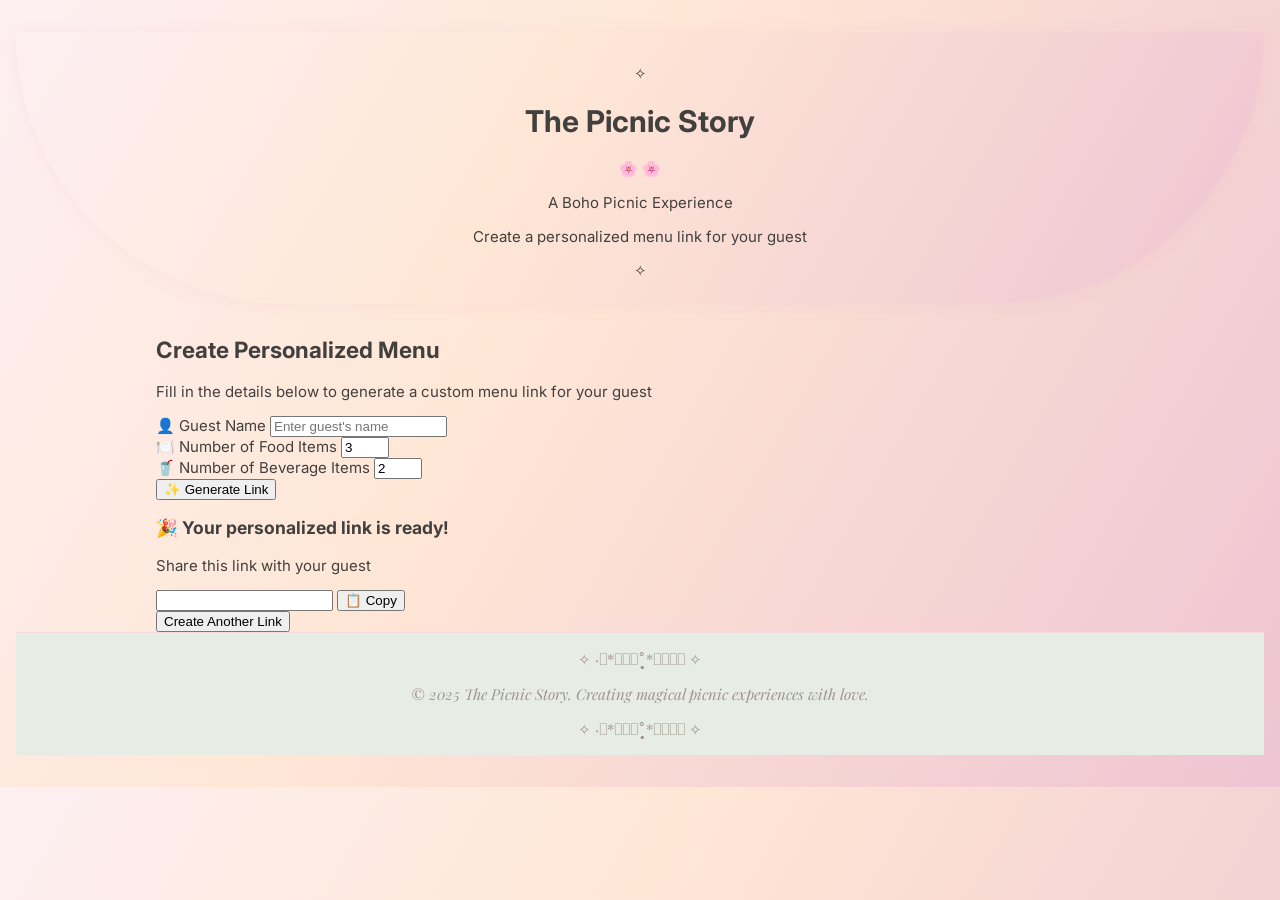
<file: index.html>
<!DOCTYPE html>
<html lang="en">
<head>
    <meta charset="UTF-8">
    <meta name="viewport" content="width=device-width, initial-scale=1.0">
    <title>The Picnic Story - A Boho Picnic Experience</title>
    <link rel="stylesheet" href="css/style.css">
    <link href="https://fonts.googleapis.com/css2?family=Playfair+Display:wght@400;500;600;700&family=Inter:wght@300;400;500;600&display=swap" rel="stylesheet">
</head>
<body>
    <!-- Decorative Elements -->
    <div class="gradient-bg"></div>
    
    <!-- Header -->
    <header class="header">
        <div class="container">
            <div class="header__content fade-in">
                <div class="header__flourish">✧</div>
                <h1 class="header__title">The Picnic Story</h1>
                <div class="header__divider">
                    <span class="divider-leaf">🌸</span>
                    <span class="divider-line"></span>
                    <span class="divider-leaf">🌸</span>
                </div>
                <p class="header__subtitle">A Boho Picnic Experience</p>
                <p class="header__description">Create a personalized menu link for your guest</p>
                <div class="header__flourish">✧</div>
            </div>
        </div>
    </header>

    <!-- Main Content -->
    <main class="main">
        <div class="container">
            <div class="form-wrapper fade-in">
                <div class="form-card">
                    <div class="form-header">
                        <h2 class="form-title">Create Personalized Menu</h2>
                        <p class="form-description">Fill in the details below to generate a custom menu link for your guest</p>
                    </div>
                    
                    <form id="linkGeneratorForm" class="form">
                        <div class="form-group">
                            <label for="guestName" class="form-label">
                                <span class="label-icon">👤</span>
                                Guest Name
                            </label>
                            <input 
                                type="text" 
                                id="guestName" 
                                name="guestName" 
                                class="form-control"
                                placeholder="Enter guest's name"
                                required
                            >
                        </div>

                        <div class="form-row">
                            <div class="form-group">
                                <label for="foodItems" class="form-label">
                                    <span class="label-icon">🍽️</span>
                                    Number of Food Items
                                </label>
                                <input 
                                    type="number" 
                                    id="foodItems" 
                                    name="foodItems" 
                                    class="form-control"
                                    min="1" 
                                    max="20" 
                                    value="3"
                                    required
                                >
                            </div>

                            <div class="form-group">
                                <label for="bevItems" class="form-label">
                                    <span class="label-icon">🥤</span>
                                    Number of Beverage Items
                                </label>
                                <input 
                                    type="number" 
                                    id="bevItems" 
                                    name="bevItems" 
                                    class="form-control"
                                    min="0" 
                                    max="10" 
                                    value="2"
                                    required
                                >
                            </div>
                        </div>

                        <button type="submit" class="btn btn--primary">
                            <span class="btn-icon">✨</span>
                            Generate Link
                        </button>
                    </form>

                    <!-- Generated Link Section -->
                    <div id="linkResult" class="link-result hidden">
                        <div class="result-header">
                            <h3 class="result-title">🎉 Your personalized link is ready!</h3>
                            <p class="result-description">Share this link with your guest</p>
                        </div>
                        
                        <div class="link-display">
                            <input type="text" id="generatedLink" class="link-input" readonly>
                            <button type="button" id="copyBtn" class="btn btn--secondary">
                                <span class="btn-icon">📋</span>
                                Copy
                            </button>
                        </div>
                        
                        <div class="result-actions">
                            <button type="button" id="createNewBtn" class="btn btn--outline">
                                Create Another Link
                            </button>
                        </div>
                    </div>
                </div>
            </div>
        </div>
    </main>

    <!-- Footer -->
    <footer class="footer">
        <div class="container">
            <div class="footer-content">
                <div class="footer-ornament">✧ ·͙*̩̩͙˚̩̥̩̥*̩̩̥͙ ✧</div>
                <p class="footer-text">© 2025 The Picnic Story. Creating magical picnic experiences with love.</p>
                <div class="footer-ornament">✧ ·͙*̩̩͙˚̩̥̩̥*̩̩̥͙ ✧</div>
            </div>
        </div>
    </footer>

    <script src="js/app.js"></script>
</body>
</html>
</file>
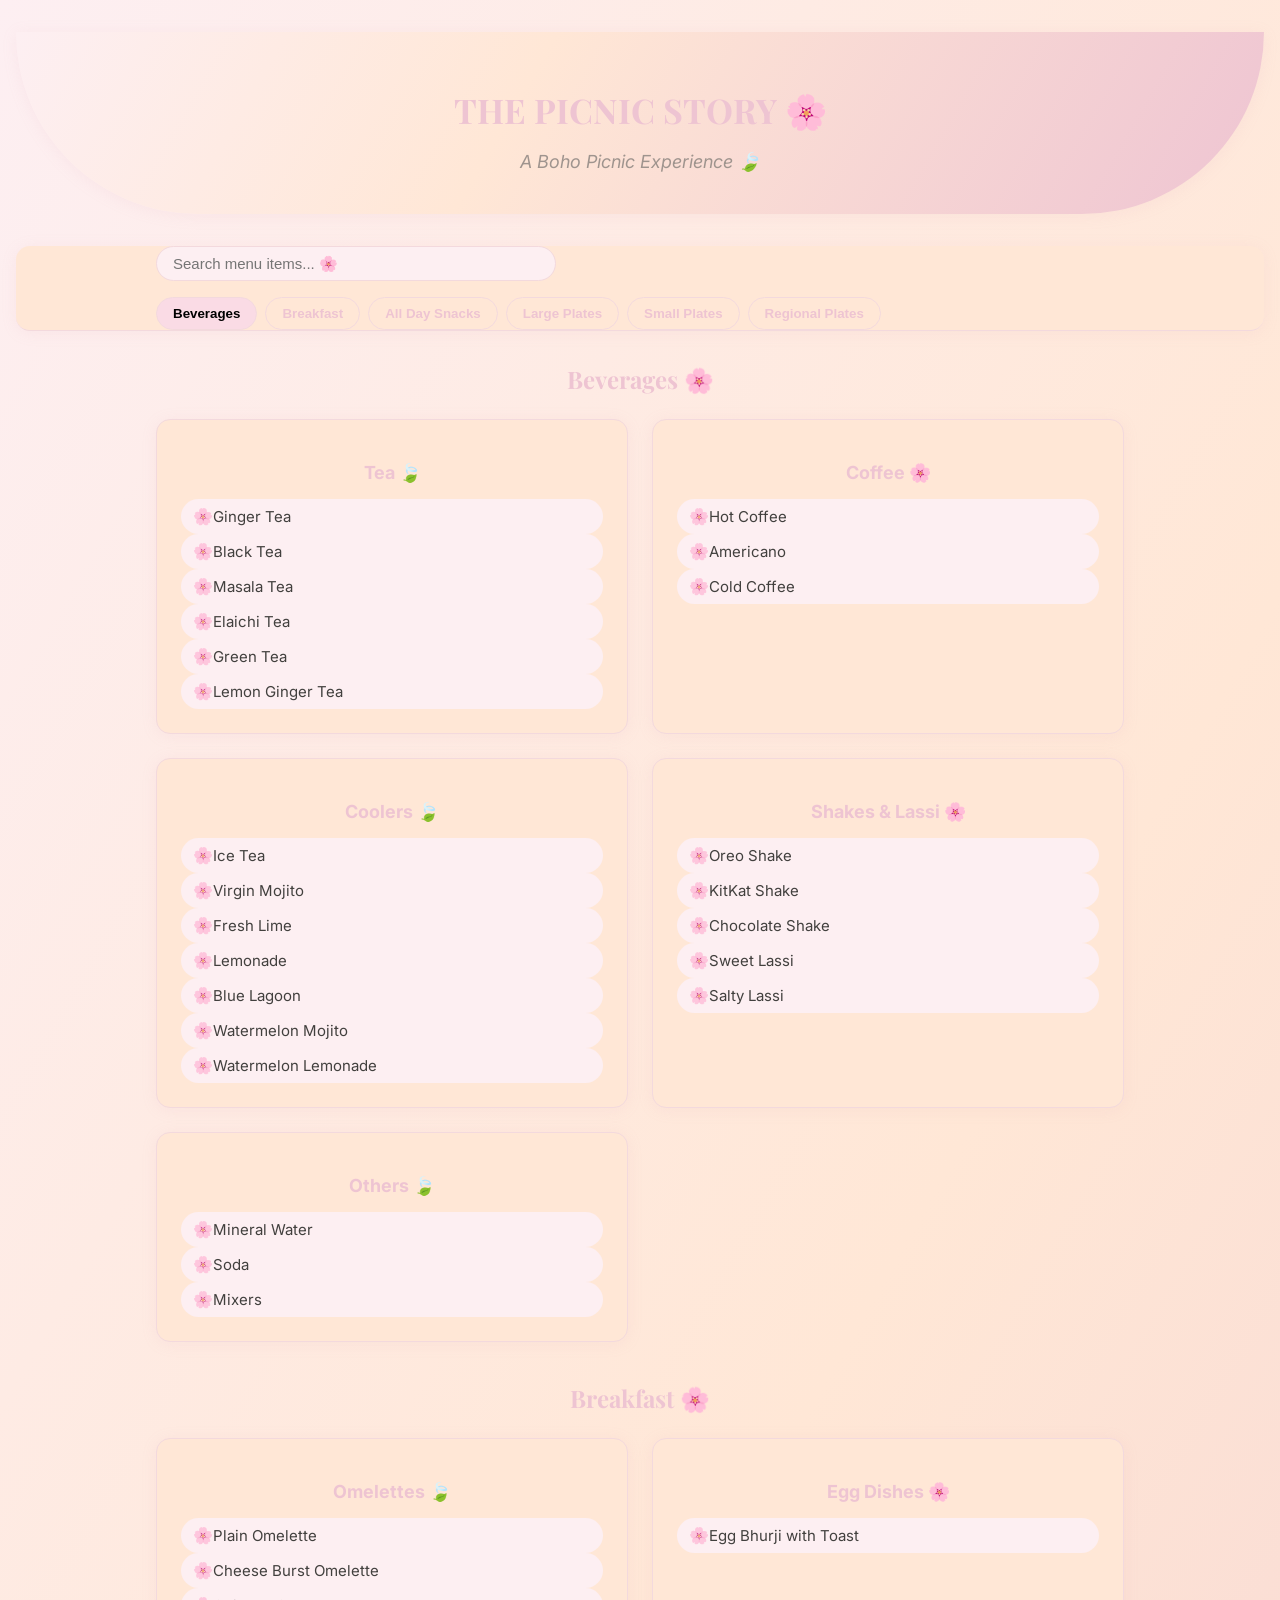
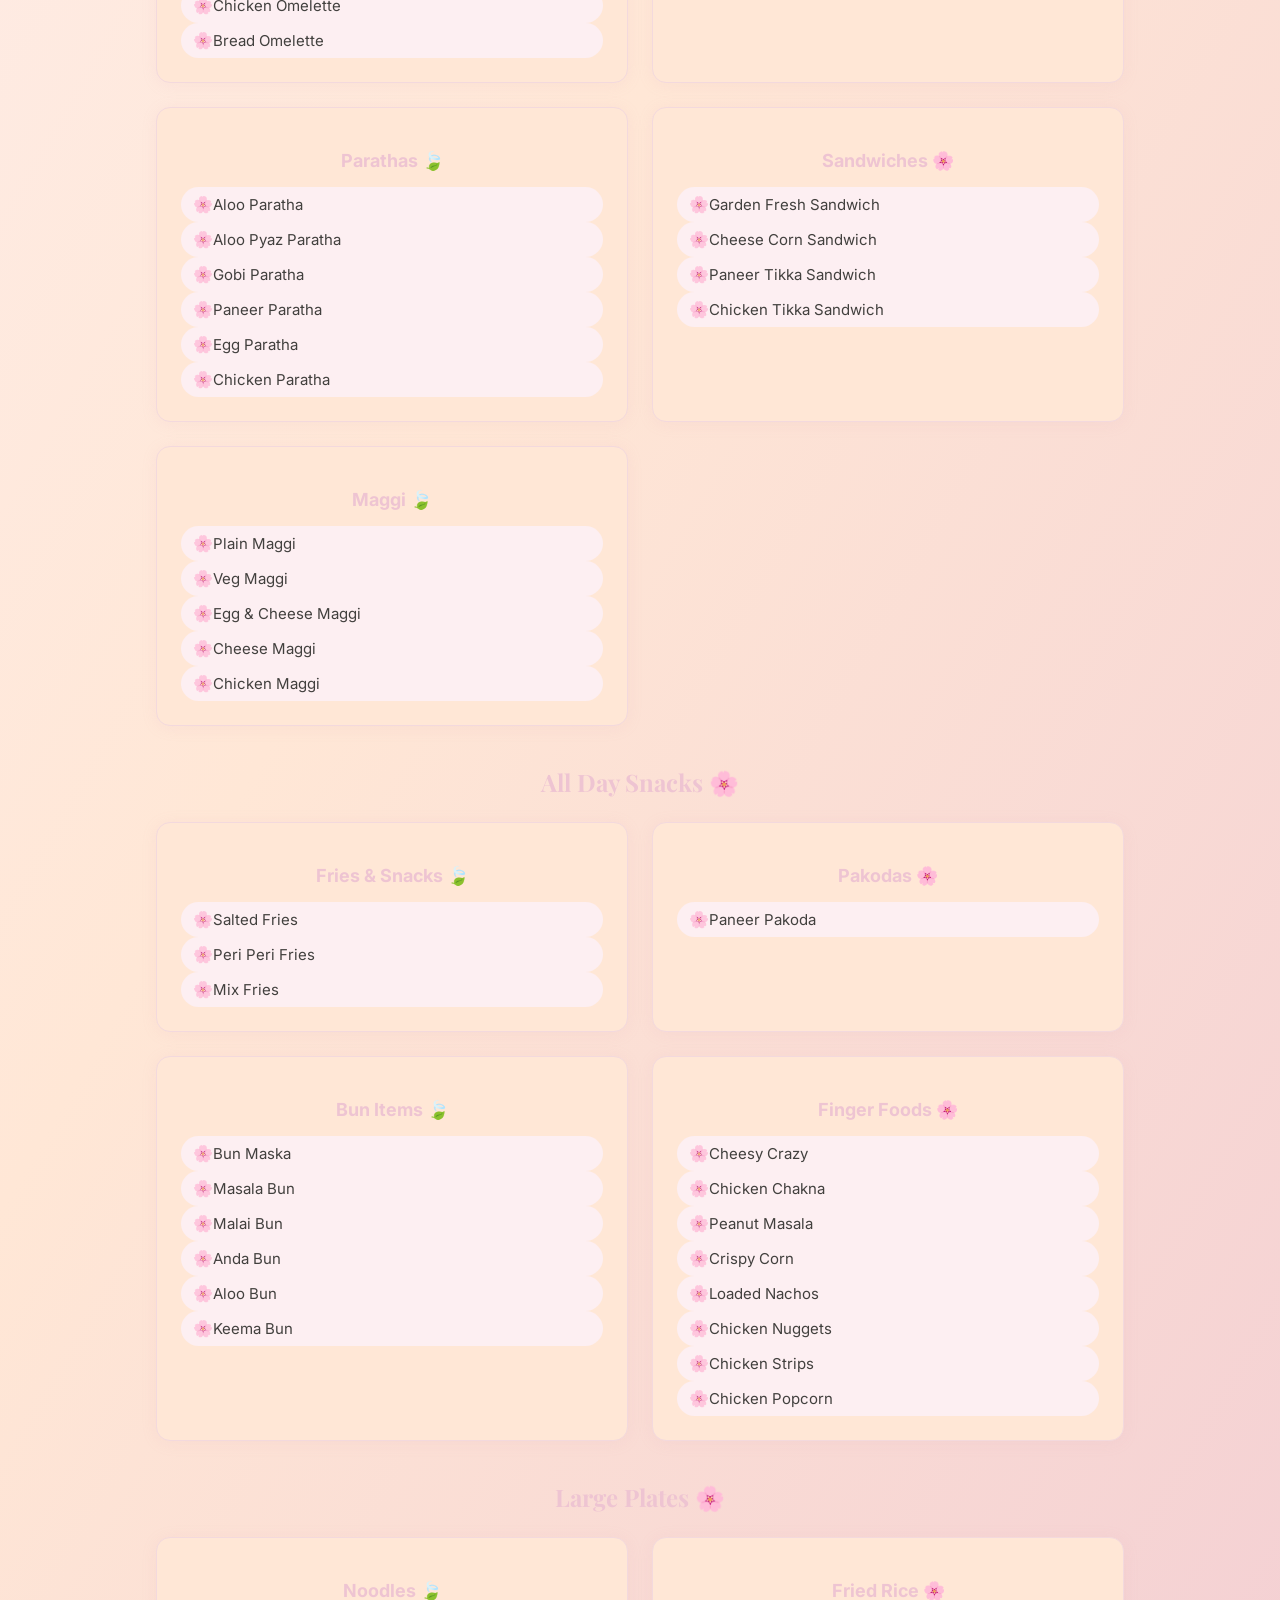
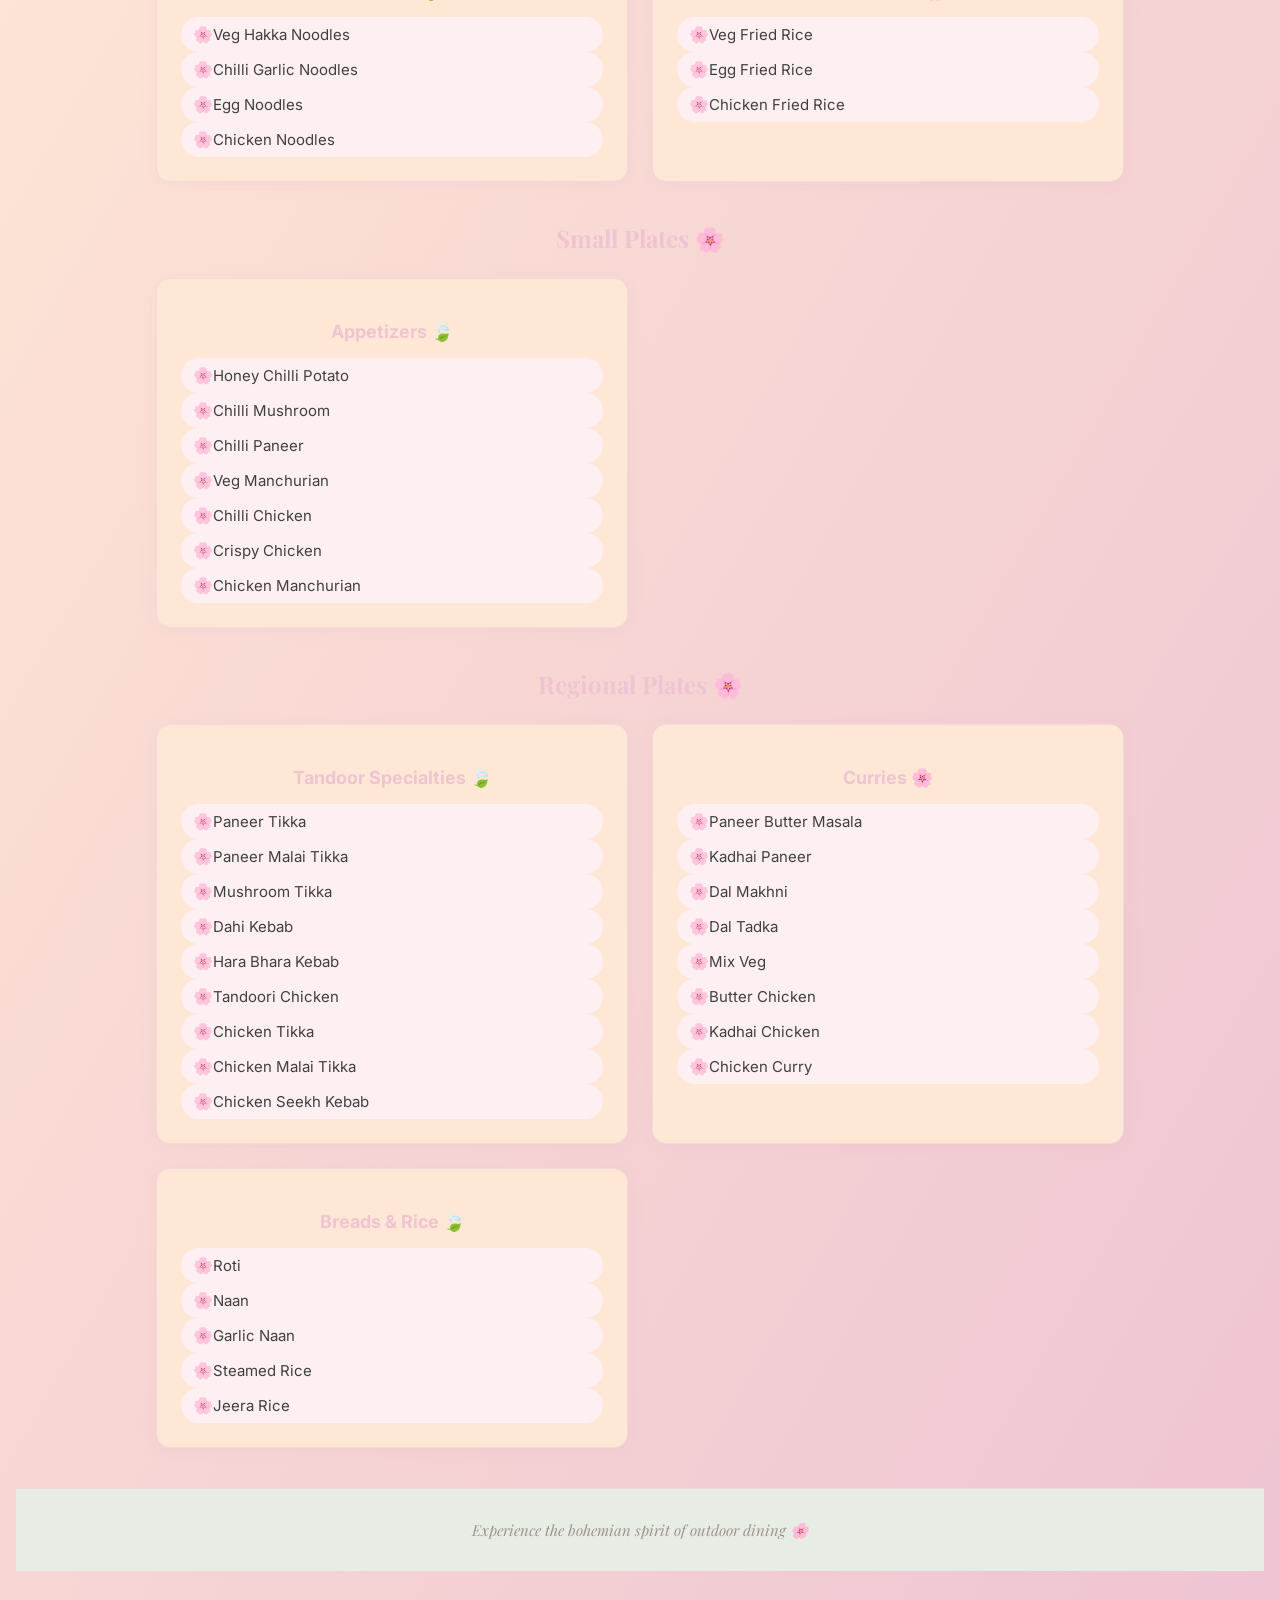
<file: menu/index.html>
<!DOCTYPE html>
<html lang="en">
<head>
  <meta charset="UTF-8">
  <meta name="viewport" content="width=device-width, initial-scale=1.0">
  <title>The Picnic Story – A Boho Picnic Experience</title>
  <!-- Google Fonts -->
  <link rel="preconnect" href="https://fonts.googleapis.com">
  <link rel="preconnect" href="https://fonts.gstatic.com" crossorigin>
  <link href="https://fonts.googleapis.com/css2?family=Playfair+Display:wght@400;500;600;700&family=Inter:wght@300;400;500;600&display=swap" rel="stylesheet">
  <!-- Boho Picnic CSS (adjust path if needed) -->
  <link rel="stylesheet" href="../css/style.css">
</head>
<body>
  <header class="header">
    <div class="container">
      <h1 class="restaurant-name">THE PICNIC STORY <span class="flower">🌸</span></h1>
      <p class="restaurant-subtitle">A Boho Picnic Experience <span class="leaf">🍃</span></p>
    </div>
  </header>

  <nav class="navigation sticky">
    <div class="container nav-content">
      <input type="text" id="searchInput" class="search-input" placeholder="Search menu items... 🌸">
      <div class="nav-pills">
        <button class="nav-pill active" data-section="beverages">Beverages</button>
        <button class="nav-pill" data-section="breakfast">Breakfast</button>
        <button class="nav-pill" data-section="all-day-snacks">All Day Snacks</button>
        <button class="nav-pill" data-section="large-plates">Large Plates</button>
        <button class="nav-pill" data-section="small-plates">Small Plates</button>
        <button class="nav-pill" data-section="regional-plates">Regional Plates</button>
      </div>
    </div>
  </nav>

  <main class="main-content">
    <div class="container menu-sections">

      <!-- BEVERAGES -->
      <section id="beverages" class="menu-section">
        <div class="section-header">
          <h2 class="section-title">Beverages <span class="flower">🌸</span></h2>
        </div>
        <div class="subsections">
          <div class="subsection-card">
            <h3 class="subsection-title">Tea <span class="leaf">🍃</span></h3>
            <ul class="menu-items">
              <li class="menu-item">Ginger Tea</li>
              <li class="menu-item">Black Tea</li>
              <li class="menu-item">Masala Tea</li>
              <li class="menu-item">Elaichi Tea</li>
              <li class="menu-item">Green Tea</li>
              <li class="menu-item">Lemon Ginger Tea</li>
            </ul>
          </div>
          <div class="subsection-card">
            <h3 class="subsection-title">Coffee <span class="flower">🌸</span></h3>
            <ul class="menu-items">
              <li class="menu-item">Hot Coffee</li>
              <li class="menu-item">Americano</li>
              <li class="menu-item">Cold Coffee</li>
            </ul>
          </div>
          <div class="subsection-card">
            <h3 class="subsection-title">Coolers <span class="leaf">🍃</span></h3>
            <ul class="menu-items">
              <li class="menu-item">Ice Tea</li>
              <li class="menu-item">Virgin Mojito</li>
              <li class="menu-item">Fresh Lime</li>
              <li class="menu-item">Lemonade</li>
              <li class="menu-item">Blue Lagoon</li>
              <li class="menu-item">Watermelon Mojito</li>
              <li class="menu-item">Watermelon Lemonade</li>
            </ul>
          </div>
          <div class="subsection-card">
            <h3 class="subsection-title">Shakes & Lassi <span class="flower">🌸</span></h3>
            <ul class="menu-items">
              <li class="menu-item">Oreo Shake</li>
              <li class="menu-item">KitKat Shake</li>
              <li class="menu-item">Chocolate Shake</li>
              <li class="menu-item">Sweet Lassi</li>
              <li class="menu-item">Salty Lassi</li>
            </ul>
          </div>
          <div class="subsection-card">
            <h3 class="subsection-title">Others <span class="leaf">🍃</span></h3>
            <ul class="menu-items">
              <li class="menu-item">Mineral Water</li>
              <li class="menu-item">Soda</li>
              <li class="menu-item">Mixers</li>
            </ul>
          </div>
        </div>
      </section>

      <!-- BREAKFAST -->
      <section id="breakfast" class="menu-section">
        <div class="section-header">
          <h2 class="section-title">Breakfast <span class="flower">🌸</span></h2>
        </div>
        <div class="subsections">
          <div class="subsection-card">
            <h3 class="subsection-title">Omelettes <span class="leaf">🍃</span></h3>
            <ul class="menu-items">
              <li class="menu-item">Plain Omelette</li>
              <li class="menu-item">Cheese Burst Omelette</li>
              <li class="menu-item">Chicken Omelette</li>
              <li class="menu-item">Bread Omelette</li>
            </ul>
          </div>
          <div class="subsection-card">
            <h3 class="subsection-title">Egg Dishes <span class="flower">🌸</span></h3>
            <ul class="menu-items">
              <li class="menu-item">Egg Bhurji with Toast</li>
            </ul>
          </div>
          <div class="subsection-card">
            <h3 class="subsection-title">Parathas <span class="leaf">🍃</span></h3>
            <ul class="menu-items">
              <li class="menu-item">Aloo Paratha</li>
              <li class="menu-item">Aloo Pyaz Paratha</li>
              <li class="menu-item">Gobi Paratha</li>
              <li class="menu-item">Paneer Paratha</li>
              <li class="menu-item">Egg Paratha</li>
              <li class="menu-item">Chicken Paratha</li>
            </ul>
          </div>
          <div class="subsection-card">
            <h3 class="subsection-title">Sandwiches <span class="flower">🌸</span></h3>
            <ul class="menu-items">
              <li class="menu-item">Garden Fresh Sandwich</li>
              <li class="menu-item">Cheese Corn Sandwich</li>
              <li class="menu-item">Paneer Tikka Sandwich</li>
              <li class="menu-item">Chicken Tikka Sandwich</li>
            </ul>
          </div>
          <div class="subsection-card">
            <h3 class="subsection-title">Maggi <span class="leaf">🍃</span></h3>
            <ul class="menu-items">
              <li class="menu-item">Plain Maggi</li>
              <li class="menu-item">Veg Maggi</li>
              <li class="menu-item">Egg & Cheese Maggi</li>
              <li class="menu-item">Cheese Maggi</li>
              <li class="menu-item">Chicken Maggi</li>
            </ul>
          </div>
        </div>
      </section>

      <!-- ALL DAY SNACKS -->
      <section id="all-day-snacks" class="menu-section">
        <div class="section-header">
          <h2 class="section-title">All Day Snacks <span class="flower">🌸</span></h2>
        </div>
        <div class="subsections">
          <div class="subsection-card">
            <h3 class="subsection-title">Fries & Snacks <span class="leaf">🍃</span></h3>
            <ul class="menu-items">
              <li class="menu-item">Salted Fries</li>
              <li class="menu-item">Peri Peri Fries</li>
              <li class="menu-item">Mix Fries</li>
            </ul>
          </div>
          <div class="subsection-card">
            <h3 class="subsection-title">Pakodas <span class="flower">🌸</span></h3>
            <ul class="menu-items">
              <li class="menu-item">Paneer Pakoda</li>
            </ul>
          </div>
          <div class="subsection-card">
            <h3 class="subsection-title">Bun Items <span class="leaf">🍃</span></h3>
            <ul class="menu-items">
              <li class="menu-item">Bun Maska</li>
              <li class="menu-item">Masala Bun</li>
              <li class="menu-item">Malai Bun</li>
              <li class="menu-item">Anda Bun</li>
              <li class="menu-item">Aloo Bun</li>
              <li class="menu-item">Keema Bun</li>
            </ul>
          </div>
          <div class="subsection-card">
            <h3 class="subsection-title">Finger Foods <span class="flower">🌸</span></h3>
            <ul class="menu-items">
              <li class="menu-item">Cheesy Crazy</li>
              <li class="menu-item">Chicken Chakna</li>
              <li class="menu-item">Peanut Masala</li>
              <li class="menu-item">Crispy Corn</li>
              <li class="menu-item">Loaded Nachos</li>
              <li class="menu-item">Chicken Nuggets</li>
              <li class="menu-item">Chicken Strips</li>
              <li class="menu-item">Chicken Popcorn</li>
            </ul>
          </div>
        </div>
      </section>

      <!-- LARGE PLATES -->
      <section id="large-plates" class="menu-section">
        <div class="section-header">
          <h2 class="section-title">Large Plates <span class="flower">🌸</span></h2>
        </div>
        <div class="subsections">
          <div class="subsection-card">
            <h3 class="subsection-title">Noodles <span class="leaf">🍃</span></h3>
            <ul class="menu-items">
              <li class="menu-item">Veg Hakka Noodles</li>
              <li class="menu-item">Chilli Garlic Noodles</li>
              <li class="menu-item">Egg Noodles</li>
              <li class="menu-item">Chicken Noodles</li>
            </ul>
          </div>
          <div class="subsection-card">
            <h3 class="subsection-title">Fried Rice <span class="flower">🌸</span></h3>
            <ul class="menu-items">
              <li class="menu-item">Veg Fried Rice</li>
              <li class="menu-item">Egg Fried Rice</li>
              <li class="menu-item">Chicken Fried Rice</li>
            </ul>
          </div>
        </div>
      </section>

      <!-- SMALL PLATES -->
      <section id="small-plates" class="menu-section">
        <div class="section-header">
          <h2 class="section-title">Small Plates <span class="flower">🌸</span></h2>
        </div>
        <div class="subsections">
          <div class="subsection-card">
            <h3 class="subsection-title">Appetizers <span class="leaf">🍃</span></h3>
            <ul class="menu-items">
              <li class="menu-item">Honey Chilli Potato</li>
              <li class="menu-item">Chilli Mushroom</li>
              <li class="menu-item">Chilli Paneer</li>
              <li class="menu-item">Veg Manchurian</li>
              <li class="menu-item">Chilli Chicken</li>
              <li class="menu-item">Crispy Chicken</li>
              <li class="menu-item">Chicken Manchurian</li>
            </ul>
          </div>
        </div>
      </section>

      <!-- REGIONAL PLATES -->
      <section id="regional-plates" class="menu-section">
        <div class="section-header">
          <h2 class="section-title">Regional Plates <span class="flower">🌸</span></h2>
        </div>
        <div class="subsections">
          <div class="subsection-card">
            <h3 class="subsection-title">Tandoor Specialties <span class="leaf">🍃</span></h3>
            <ul class="menu-items">
              <li class="menu-item">Paneer Tikka</li>
              <li class="menu-item">Paneer Malai Tikka</li>
              <li class="menu-item">Mushroom Tikka</li>
              <li class="menu-item">Dahi Kebab</li>
              <li class="menu-item">Hara Bhara Kebab</li>
              <li class="menu-item">Tandoori Chicken</li>
              <li class="menu-item">Chicken Tikka</li>
              <li class="menu-item">Chicken Malai Tikka</li>
              <li class="menu-item">Chicken Seekh Kebab</li>
            </ul>
          </div>
          <div class="subsection-card">
            <h3 class="subsection-title">Curries <span class="flower">🌸</span></h3>
            <ul class="menu-items">
              <li class="menu-item">Paneer Butter Masala</li>
              <li class="menu-item">Kadhai Paneer</li>
              <li class="menu-item">Dal Makhni</li>
              <li class="menu-item">Dal Tadka</li>
              <li class="menu-item">Mix Veg</li>
              <li class="menu-item">Butter Chicken</li>
              <li class="menu-item">Kadhai Chicken</li>
              <li class="menu-item">Chicken Curry</li>
            </ul>
          </div>
          <div class="subsection-card">
            <h3 class="subsection-title">Breads & Rice <span class="leaf">🍃</span></h3>
            <ul class="menu-items">
              <li class="menu-item">Roti</li>
              <li class="menu-item">Naan</li>
              <li class="menu-item">Garlic Naan</li>
              <li class="menu-item">Steamed Rice</li>
              <li class="menu-item">Jeera Rice</li>
            </ul>
          </div>
        </div>
      </section>

    </div>
  </main>
  <footer class="footer">
    <div class="container">
      <p class="footer-text">Experience the bohemian spirit of outdoor dining <span class="flower">🌸</span></p>
    </div>
  </footer>
  <script src="../js/app.js" defer></script>
</body>
</html>
</file>
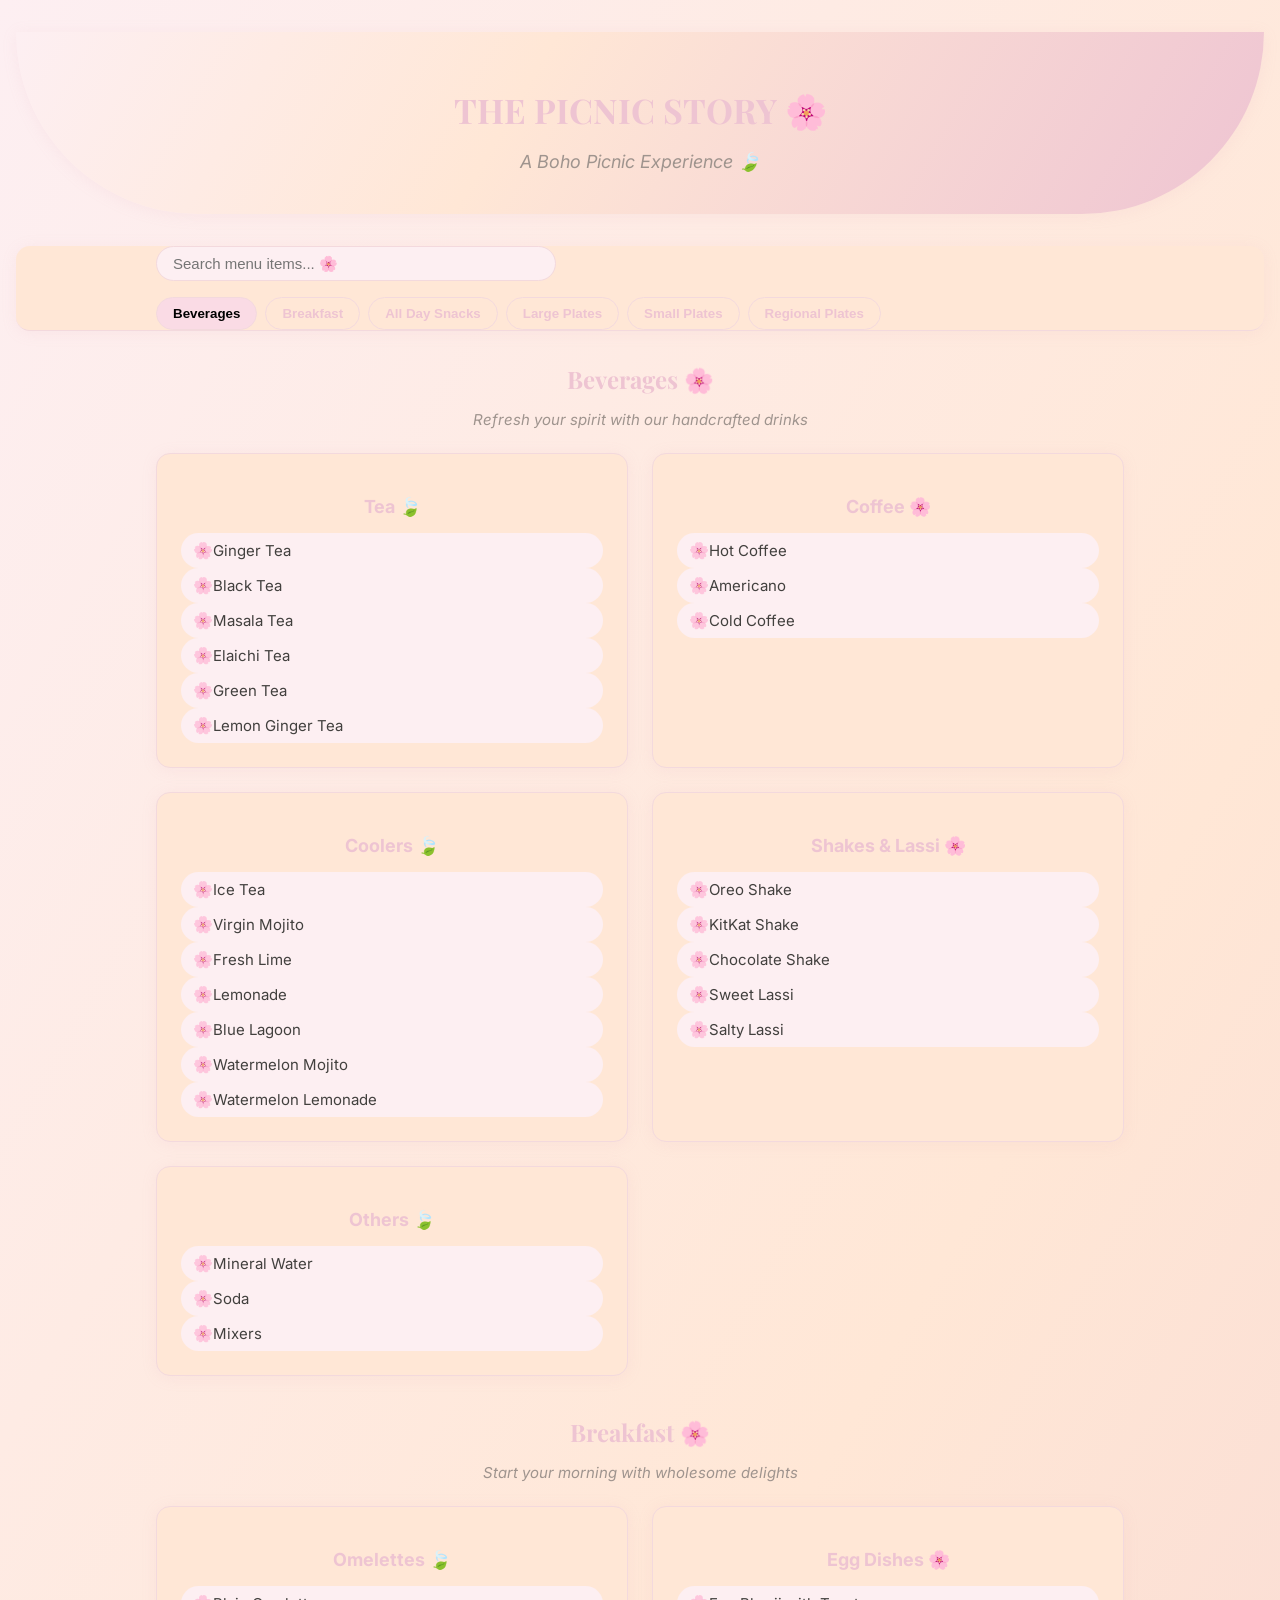
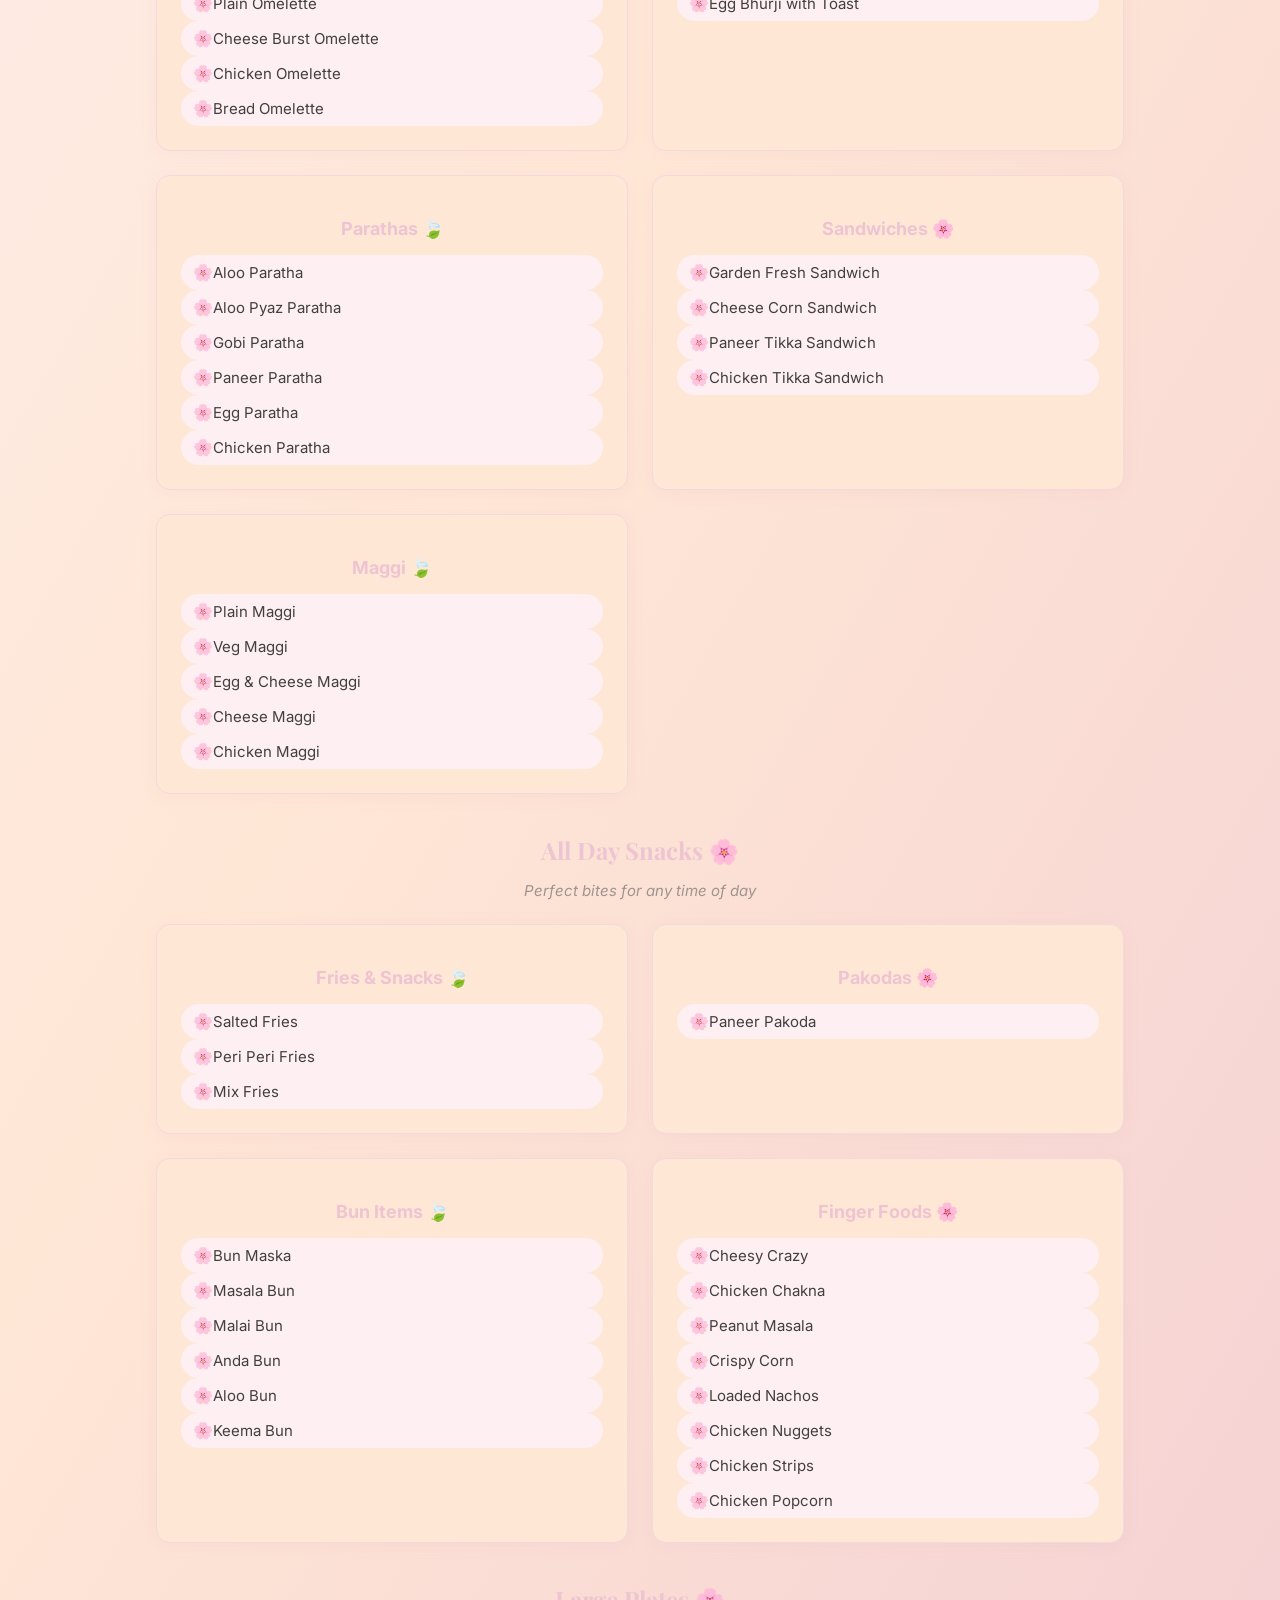
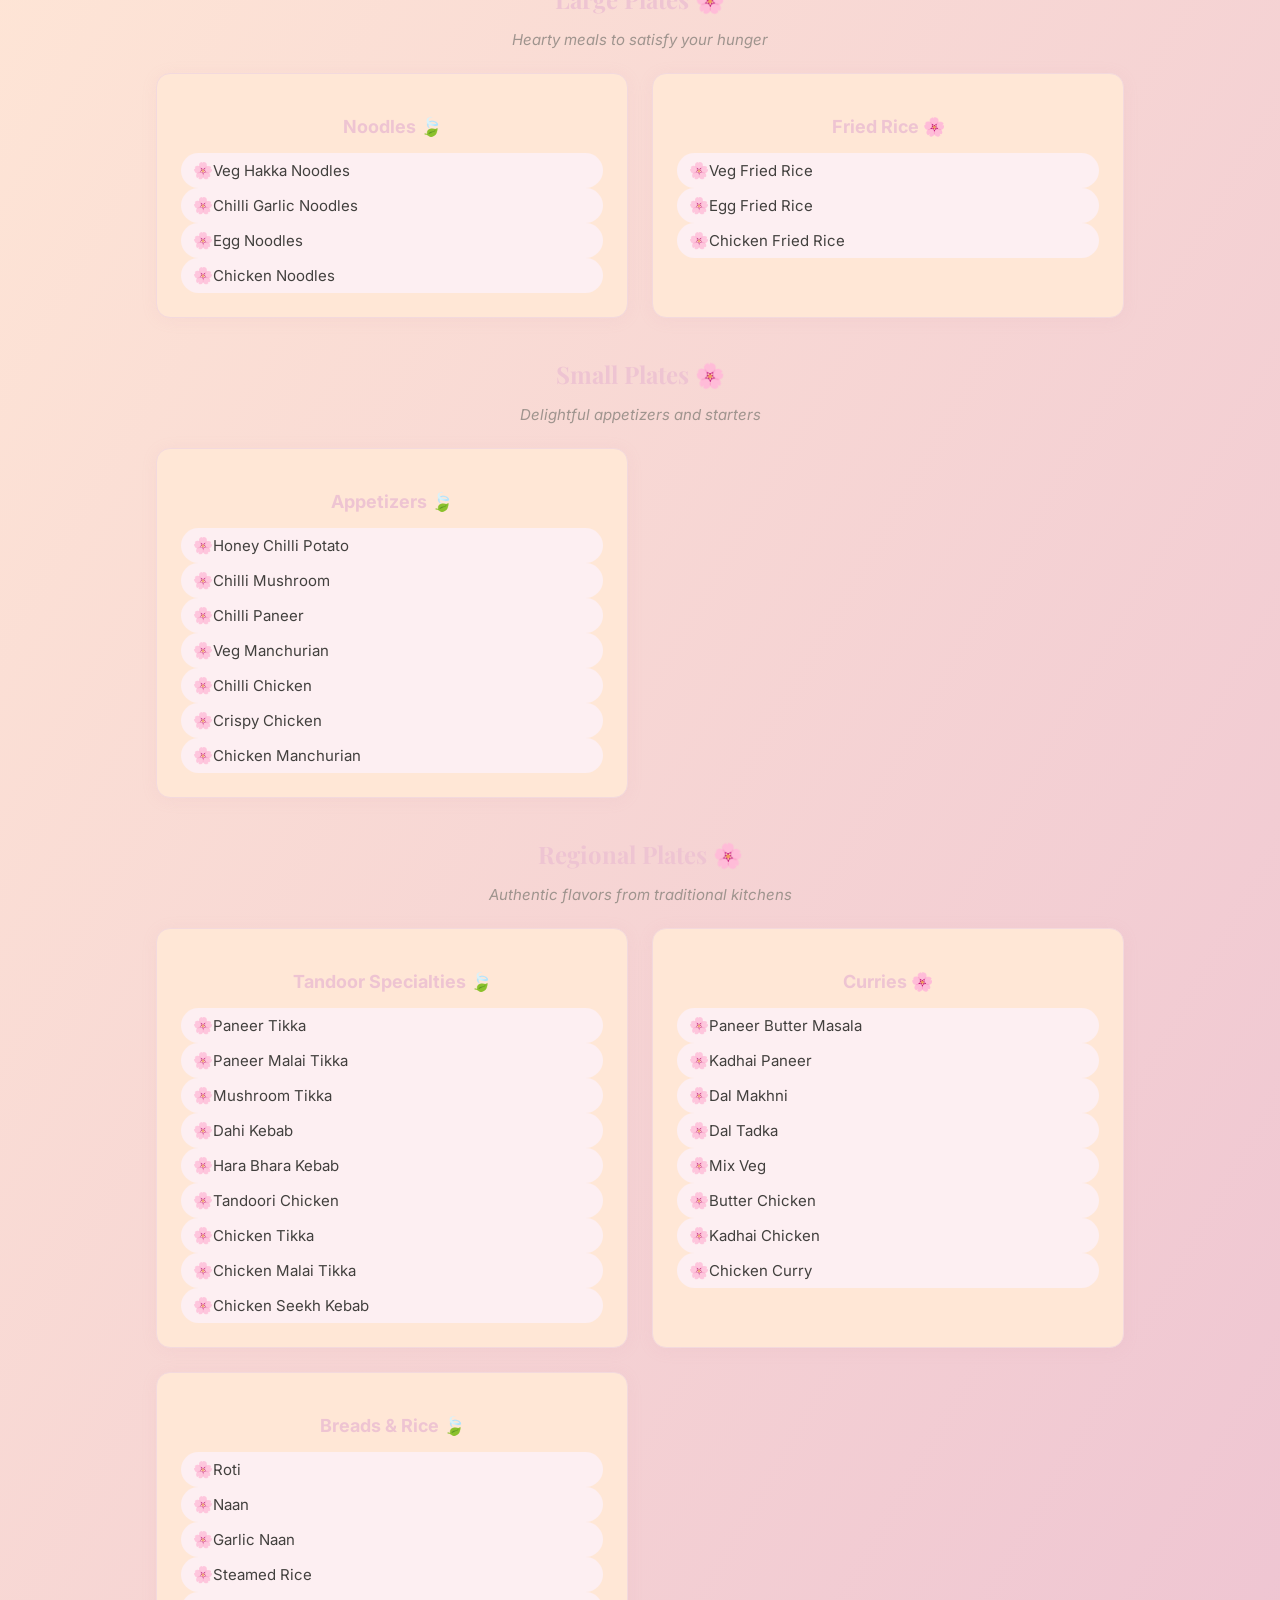
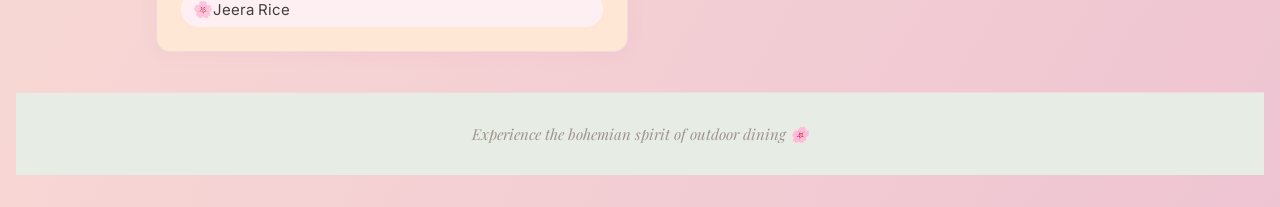
<file: rest-menu/index.html>
<!DOCTYPE html>
<html lang="en">
<head>
  <meta charset="UTF-8">
  <meta name="viewport" content="width=device-width, initial-scale=1.0">
  <title>The Picnic Story – A Boho Picnic Experience</title>
  <link rel="preconnect" href="https://fonts.googleapis.com">
  <link rel="preconnect" href="https://fonts.gstatic.com" crossorigin>
  <link href="https://fonts.googleapis.com/css2?family=Playfair+Display:wght@400;500;600;700&family=Inter:wght@300;400;500;600&display=swap" rel="stylesheet">
  <link rel="stylesheet" href="../css/style.css">
</head>
<body>
  <header class="header">
    <div class="container">
      <h1 class="restaurant-name">THE PICNIC STORY <span class="flower">🌸</span></h1>
      <p class="restaurant-subtitle">A Boho Picnic Experience <span class="leaf">🍃</span></p>
    </div>
  </header>
  <nav class="navigation sticky">
    <div class="container nav-content">
      <input type="text" id="searchInput" class="search-input" placeholder="Search menu items... 🌸">
      <div class="nav-pills">
        <button class="nav-pill active" data-section="beverages">Beverages</button>
        <button class="nav-pill" data-section="breakfast">Breakfast</button>
        <button class="nav-pill" data-section="all-day-snacks">All Day Snacks</button>
        <button class="nav-pill" data-section="large-plates">Large Plates</button>
        <button class="nav-pill" data-section="small-plates">Small Plates</button>
        <button class="nav-pill" data-section="regional-plates">Regional Plates</button>
      </div>
    </div>
  </nav>
  <main class="main-content">
    <div class="container menu-sections">

      <!-- -- Repeat for each section below -- -->
      <!-- BEVERAGES SECTION -->
      <section id="beverages" class="menu-section">
        <div class="section-header">
          <h2 class="section-title">Beverages <span class="flower">🌸</span></h2>
          <p class="section-subtitle">Refresh your spirit with our handcrafted drinks</p>
        </div>
        <div class="subsections">
          <div class="subsection-card">
            <h3 class="subsection-title">Tea <span class="leaf">🍃</span></h3>
            <ul class="menu-items">
              <li class="menu-item">Ginger Tea</li>
              <li class="menu-item">Black Tea</li>
              <li class="menu-item">Masala Tea</li>
              <li class="menu-item">Elaichi Tea</li>
              <li class="menu-item">Green Tea</li>
              <li class="menu-item">Lemon Ginger Tea</li>
            </ul>
          </div>
          <div class="subsection-card">
            <h3 class="subsection-title">Coffee <span class="flower">🌸</span></h3>
            <ul class="menu-items">
              <li class="menu-item">Hot Coffee</li>
              <li class="menu-item">Americano</li>
              <li class="menu-item">Cold Coffee</li>
            </ul>
          </div>
          <div class="subsection-card">
            <h3 class="subsection-title">Coolers <span class="leaf">🍃</span></h3>
            <ul class="menu-items">
              <li class="menu-item">Ice Tea</li>
              <li class="menu-item">Virgin Mojito</li>
              <li class="menu-item">Fresh Lime</li>
              <li class="menu-item">Lemonade</li>
              <li class="menu-item">Blue Lagoon</li>
              <li class="menu-item">Watermelon Mojito</li>
              <li class="menu-item">Watermelon Lemonade</li>
            </ul>
          </div>
          <div class="subsection-card">
            <h3 class="subsection-title">Shakes & Lassi <span class="flower">🌸</span></h3>
            <ul class="menu-items">
              <li class="menu-item">Oreo Shake</li>
              <li class="menu-item">KitKat Shake</li>
              <li class="menu-item">Chocolate Shake</li>
              <li class="menu-item">Sweet Lassi</li>
              <li class="menu-item">Salty Lassi</li>
            </ul>
          </div>
          <div class="subsection-card">
            <h3 class="subsection-title">Others <span class="leaf">🍃</span></h3>
            <ul class="menu-items">
              <li class="menu-item">Mineral Water</li>
              <li class="menu-item">Soda</li>
              <li class="menu-item">Mixers</li>
            </ul>
          </div>
        </div>
      </section>

      <!-- BREAKFAST SECTION -->
      <section id="breakfast" class="menu-section">
        <div class="section-header">
          <h2 class="section-title">Breakfast <span class="flower">🌸</span></h2>
          <p class="section-subtitle">Start your morning with wholesome delights</p>
        </div>
        <div class="subsections">
          <div class="subsection-card">
            <h3 class="subsection-title">Omelettes <span class="leaf">🍃</span></h3>
            <ul class="menu-items">
              <li class="menu-item">Plain Omelette</li>
              <li class="menu-item">Cheese Burst Omelette</li>
              <li class="menu-item">Chicken Omelette</li>
              <li class="menu-item">Bread Omelette</li>
            </ul>
          </div>
          <div class="subsection-card">
            <h3 class="subsection-title">Egg Dishes <span class="flower">🌸</span></h3>
            <ul class="menu-items">
              <li class="menu-item">Egg Bhurji with Toast</li>
            </ul>
          </div>
          <div class="subsection-card">
            <h3 class="subsection-title">Parathas <span class="leaf">🍃</span></h3>
            <ul class="menu-items">
              <li class="menu-item">Aloo Paratha</li>
              <li class="menu-item">Aloo Pyaz Paratha</li>
              <li class="menu-item">Gobi Paratha</li>
              <li class="menu-item">Paneer Paratha</li>
              <li class="menu-item">Egg Paratha</li>
              <li class="menu-item">Chicken Paratha</li>
            </ul>
          </div>
          <div class="subsection-card">
            <h3 class="subsection-title">Sandwiches <span class="flower">🌸</span></h3>
            <ul class="menu-items">
              <li class="menu-item">Garden Fresh Sandwich</li>
              <li class="menu-item">Cheese Corn Sandwich</li>
              <li class="menu-item">Paneer Tikka Sandwich</li>
              <li class="menu-item">Chicken Tikka Sandwich</li>
            </ul>
          </div>
          <div class="subsection-card">
            <h3 class="subsection-title">Maggi <span class="leaf">🍃</span></h3>
            <ul class="menu-items">
              <li class="menu-item">Plain Maggi</li>
              <li class="menu-item">Veg Maggi</li>
              <li class="menu-item">Egg & Cheese Maggi</li>
              <li class="menu-item">Cheese Maggi</li>
              <li class="menu-item">Chicken Maggi</li>
            </ul>
          </div>
        </div>
      </section>

      <!-- ALL DAY SNACKS SECTION -->
      <section id="all-day-snacks" class="menu-section">
        <div class="section-header">
          <h2 class="section-title">All Day Snacks <span class="flower">🌸</span></h2>
          <p class="section-subtitle">Perfect bites for any time of day</p>
        </div>
        <div class="subsections">
          <div class="subsection-card">
            <h3 class="subsection-title">Fries & Snacks <span class="leaf">🍃</span></h3>
            <ul class="menu-items">
              <li class="menu-item">Salted Fries</li>
              <li class="menu-item">Peri Peri Fries</li>
              <li class="menu-item">Mix Fries</li>
            </ul>
          </div>
          <div class="subsection-card">
            <h3 class="subsection-title">Pakodas <span class="flower">🌸</span></h3>
            <ul class="menu-items">
              <li class="menu-item">Paneer Pakoda</li>
            </ul>
          </div>
          <div class="subsection-card">
            <h3 class="subsection-title">Bun Items <span class="leaf">🍃</span></h3>
            <ul class="menu-items">
              <li class="menu-item">Bun Maska</li>
              <li class="menu-item">Masala Bun</li>
              <li class="menu-item">Malai Bun</li>
              <li class="menu-item">Anda Bun</li>
              <li class="menu-item">Aloo Bun</li>
              <li class="menu-item">Keema Bun</li>
            </ul>
          </div>
          <div class="subsection-card">
            <h3 class="subsection-title">Finger Foods <span class="flower">🌸</span></h3>
            <ul class="menu-items">
              <li class="menu-item">Cheesy Crazy</li>
              <li class="menu-item">Chicken Chakna</li>
              <li class="menu-item">Peanut Masala</li>
              <li class="menu-item">Crispy Corn</li>
              <li class="menu-item">Loaded Nachos</li>
              <li class="menu-item">Chicken Nuggets</li>
              <li class="menu-item">Chicken Strips</li>
              <li class="menu-item">Chicken Popcorn</li>
            </ul>
          </div>
        </div>
      </section>

      <!-- LARGE PLATES SECTION -->
      <section id="large-plates" class="menu-section">
        <div class="section-header">
          <h2 class="section-title">Large Plates <span class="flower">🌸</span></h2>
          <p class="section-subtitle">Hearty meals to satisfy your hunger</p>
        </div>
        <div class="subsections">
          <div class="subsection-card">
            <h3 class="subsection-title">Noodles <span class="leaf">🍃</span></h3>
            <ul class="menu-items">
              <li class="menu-item">Veg Hakka Noodles</li>
              <li class="menu-item">Chilli Garlic Noodles</li>
              <li class="menu-item">Egg Noodles</li>
              <li class="menu-item">Chicken Noodles</li>
            </ul>
          </div>
          <div class="subsection-card">
            <h3 class="subsection-title">Fried Rice <span class="flower">🌸</span></h3>
            <ul class="menu-items">
              <li class="menu-item">Veg Fried Rice</li>
              <li class="menu-item">Egg Fried Rice</li>
              <li class="menu-item">Chicken Fried Rice</li>
            </ul>
          </div>
        </div>
      </section>

      <!-- SMALL PLATES SECTION -->
      <section id="small-plates" class="menu-section">
        <div class="section-header">
          <h2 class="section-title">Small Plates <span class="flower">🌸</span></h2>
          <p class="section-subtitle">Delightful appetizers and starters</p>
        </div>
        <div class="subsections">
          <div class="subsection-card">
            <h3 class="subsection-title">Appetizers <span class="leaf">🍃</span></h3>
            <ul class="menu-items">
              <li class="menu-item">Honey Chilli Potato</li>
              <li class="menu-item">Chilli Mushroom</li>
              <li class="menu-item">Chilli Paneer</li>
              <li class="menu-item">Veg Manchurian</li>
              <li class="menu-item">Chilli Chicken</li>
              <li class="menu-item">Crispy Chicken</li>
              <li class="menu-item">Chicken Manchurian</li>
            </ul>
          </div>
        </div>
      </section>

      <!-- REGIONAL PLATES SECTION -->
      <section id="regional-plates" class="menu-section">
        <div class="section-header">
          <h2 class="section-title">Regional Plates <span class="flower">🌸</span></h2>
          <p class="section-subtitle">Authentic flavors from traditional kitchens</p>
        </div>
        <div class="subsections">
          <div class="subsection-card">
            <h3 class="subsection-title">Tandoor Specialties <span class="leaf">🍃</span></h3>
            <ul class="menu-items">
              <li class="menu-item">Paneer Tikka</li>
              <li class="menu-item">Paneer Malai Tikka</li>
              <li class="menu-item">Mushroom Tikka</li>
              <li class="menu-item">Dahi Kebab</li>
              <li class="menu-item">Hara Bhara Kebab</li>
              <li class="menu-item">Tandoori Chicken</li>
              <li class="menu-item">Chicken Tikka</li>
              <li class="menu-item">Chicken Malai Tikka</li>
              <li class="menu-item">Chicken Seekh Kebab</li>
            </ul>
          </div>
          <div class="subsection-card">
            <h3 class="subsection-title">Curries <span class="flower">🌸</span></h3>
            <ul class="menu-items">
              <li class="menu-item">Paneer Butter Masala</li>
              <li class="menu-item">Kadhai Paneer</li>
              <li class="menu-item">Dal Makhni</li>
              <li class="menu-item">Dal Tadka</li>
              <li class="menu-item">Mix Veg</li>
              <li class="menu-item">Butter Chicken</li>
              <li class="menu-item">Kadhai Chicken</li>
              <li class="menu-item">Chicken Curry</li>
            </ul>
          </div>
          <div class="subsection-card">
            <h3 class="subsection-title">Breads & Rice <span class="leaf">🍃</span></h3>
            <ul class="menu-items">
              <li class="menu-item">Roti</li>
              <li class="menu-item">Naan</li>
              <li class="menu-item">Garlic Naan</li>
              <li class="menu-item">Steamed Rice</li>
              <li class="menu-item">Jeera Rice</li>
            </ul>
          </div>
        </div>
      </section>

    </div>
  </main>
  <footer class="footer">
    <div class="container">
      <p class="footer-text">Experience the bohemian spirit of outdoor dining <span class="flower">🌸</span></p>
    </div>
  </footer>
  <script src="../js/app.js" defer></script>
</body>
</html>
</file>
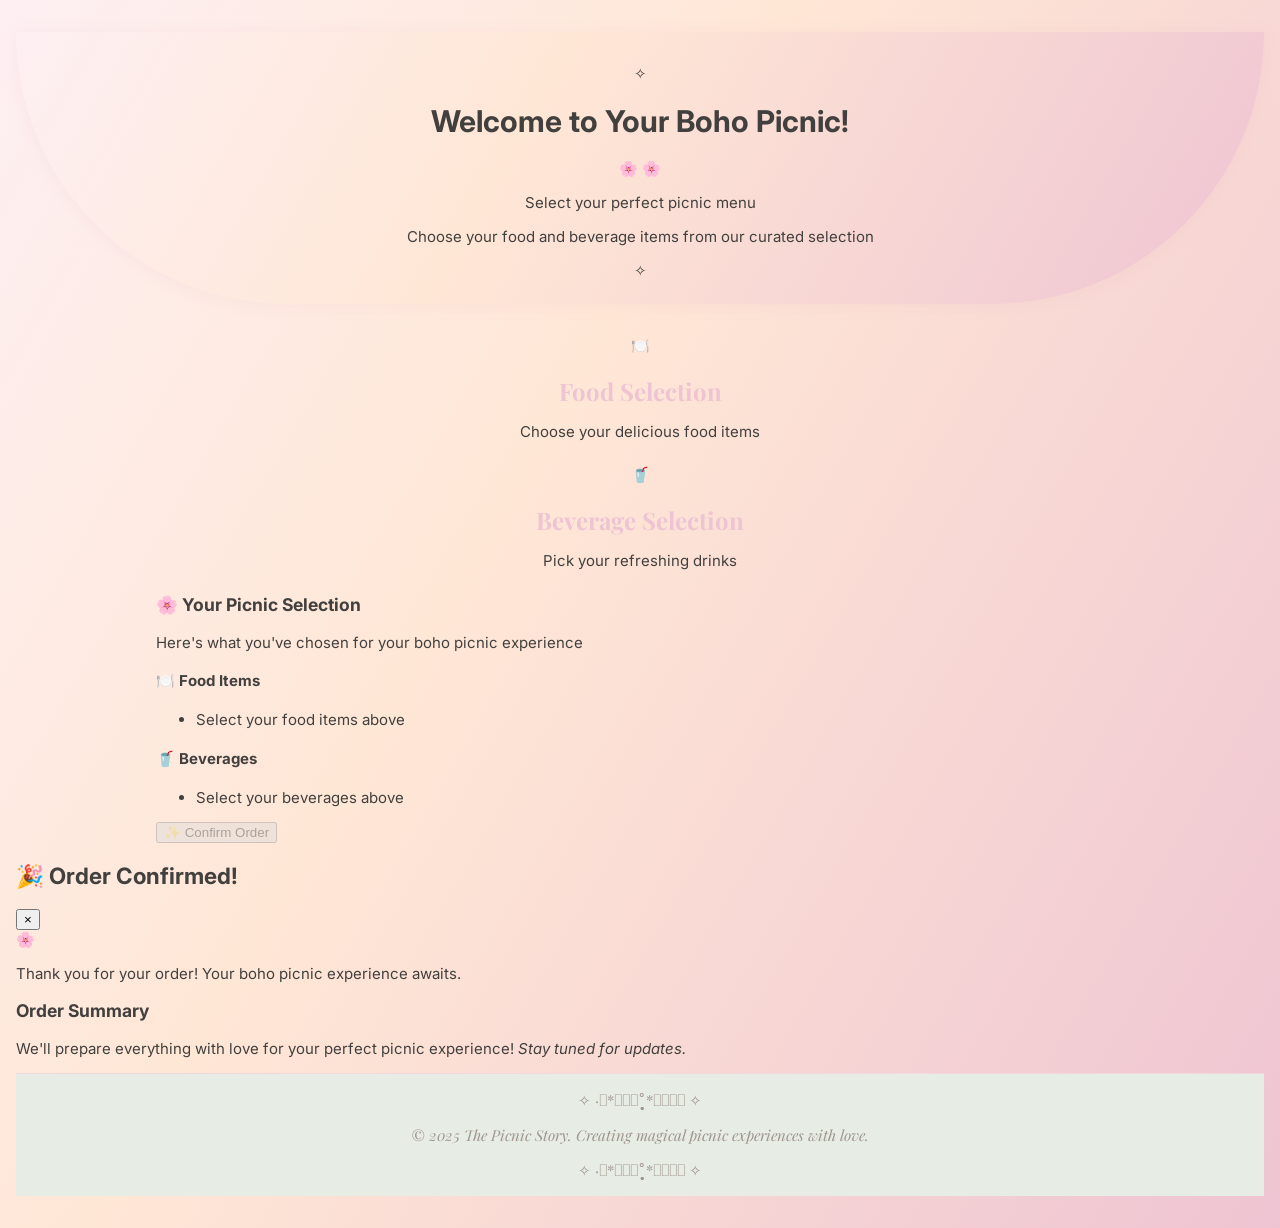
<file: customer.html>
<!DOCTYPE html>
<html lang="en">
<head>
    <meta charset="UTF-8">
    <meta name="viewport" content="width=device-width, initial-scale=1.0">
    <title>The Picnic Story - Your Boho Picnic Menu</title>
    <link rel="stylesheet" href="css/style.css">
    <link href="https://fonts.googleapis.com/css2?family=Playfair+Display:wght@400;500;600;700&family=Inter:wght@300;400;500;600&display=swap" rel="stylesheet">
</head>
<body>
    <!-- Decorative Elements -->
    <div class="gradient-bg"></div>
    
    <!-- Header -->
    <header class="header">
        <div class="container">
            <div class="header__content fade-in">
                <div class="header__flourish">✧</div>
                <h1 class="header__title" id="welcomeTitle">Welcome to Your Boho Picnic!</h1>
                <div class="header__divider">
                    <span class="divider-leaf">🌸</span>
                    <span class="divider-line"></span>
                    <span class="divider-leaf">🌸</span>
                </div>
                <p class="header__subtitle">Select your perfect picnic menu</p>
                <p class="header__description" id="instructions">Choose your food and beverage items from our curated selection</p>
                <div class="header__flourish">✧</div>
            </div>
        </div>
    </header>

    <!-- Main Content -->
    <main class="main">
        <div class="container">
            <div class="menu-wrapper fade-in">
                <!-- Food Selection Section -->
                <div class="selection-section" id="foodSection">
                    <div class="section-header">
                        <div class="section-icon">🍽️</div>
                        <h2 class="section-title">Food Selection</h2>
                        <p class="section-description">Choose your delicious food items</p>
                    </div>
                    <div class="selectors-grid" id="foodSelectors">
                        <!-- Food selectors will be dynamically generated -->
                    </div>
                </div>

                <!-- Beverage Selection Section -->
                <div class="selection-section" id="beverageSection">
                    <div class="section-header">
                        <div class="section-icon">🥤</div>
                        <h2 class="section-title">Beverage Selection</h2>
                        <p class="section-description">Pick your refreshing drinks</p>
                    </div>
                    <div class="selectors-grid" id="beverageSelectors">
                        <!-- Beverage selectors will be dynamically generated -->
                    </div>
                </div>

                <!-- Order Preview -->
                <div class="preview-card" id="orderPreview">
                    <div class="preview-header">
                        <h3 class="preview-title">🌸 Your Picnic Selection</h3>
                        <p class="preview-description">Here's what you've chosen for your boho picnic experience</p>
                    </div>
                    
                    <div class="preview-content">
                        <div class="preview-section">
                            <h4 class="preview-subtitle">
                                <span class="preview-icon">🍽️</span>
                                Food Items
                            </h4>
                            <ul class="preview-list" id="foodPreview">
                                <li class="preview-placeholder">Select your food items above</li>
                            </ul>
                        </div>

                        <div class="preview-section" id="beveragePreviewSection">
                            <h4 class="preview-subtitle">
                                <span class="preview-icon">🥤</span>
                                Beverages
                            </h4>
                            <ul class="preview-list" id="beveragePreview">
                                <li class="preview-placeholder">Select your beverages above</li>
                            </ul>
                        </div>
                    </div>

                    <div class="preview-actions">
                        <button type="button" id="confirmOrderBtn" class="btn btn--primary" disabled>
                            <span class="btn-icon">✨</span>
                            Confirm Order
                        </button>
                    </div>
                </div>
            </div>
        </div>
    </main>

    <!-- Thank You Modal -->
    <div class="modal hidden" id="thankYouModal">
        <div class="modal-overlay"></div>
        <div class="modal-content">
            <div class="modal-header">
                <h2 class="modal-title">🎉 Order Confirmed!</h2>
                <button type="button" class="modal-close" id="modalCloseBtn">×</button>
            </div>
            <div class="modal-body">
                <div class="thank-you-content">
                    <div class="thank-you-icon">🌸</div>
                    <p class="thank-you-message">Thank you for your order! Your boho picnic experience awaits.</p>
                    
                    <div class="order-summary">
                        <h3 class="summary-title">Order Summary</h3>
                        <div class="summary-content" id="orderSummary">
                            <!-- Order summary will be populated here -->
                        </div>
                    </div>
                    
                    <p class="thank-you-note">
                        We'll prepare everything with love for your perfect picnic experience! 
                        <em>Stay tuned for updates.</em>
                    </p>
                </div>
            </div>
        </div>
    </div>

    <!-- Footer -->
    <footer class="footer">
        <div class="container">
            <div class="footer-content">
                <div class="footer-ornament">✧ ·͙*̩̩͙˚̩̥̩̥*̩̩̥͙ ✧</div>
                <p class="footer-text">© 2025 The Picnic Story. Creating magical picnic experiences with love.</p>
                <div class="footer-ornament">✧ ·͙*̩̩͙˚̩̥̩̥*̩̩̥͙ ✧</div>
            </div>
        </div>
    </footer>

    <script src="js/app.js"></script>
</body>
</html>
</file>
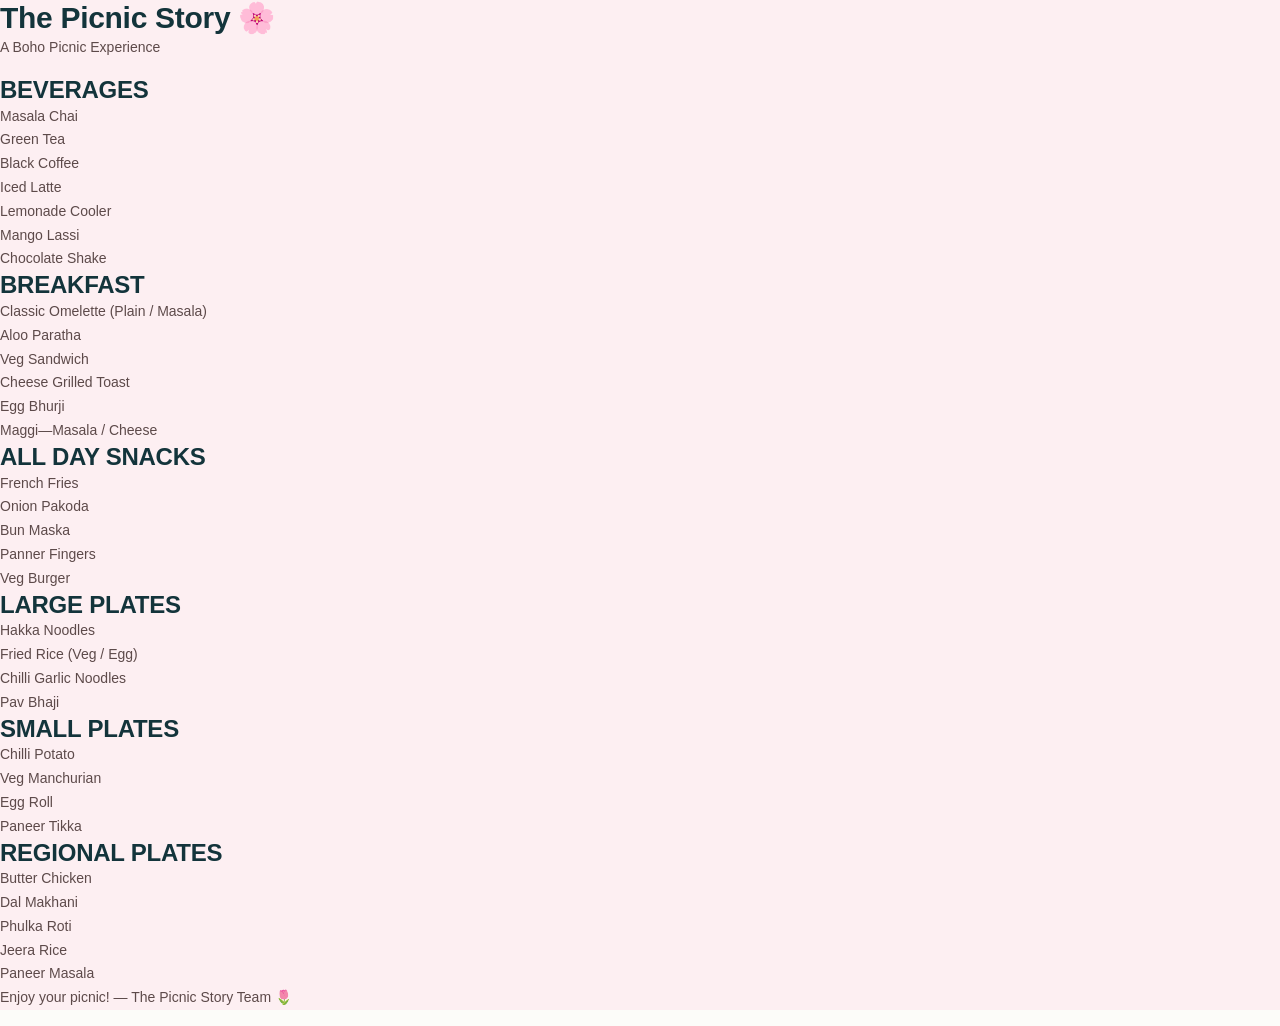
<file: menu.html>
<!DOCTYPE html>
<html lang="en">
<head>
  <meta charset="UTF-8">
  <title>The Picnic Story | Menu</title>
  <meta name="viewport" content="width=device-width, initial-scale=1">
  <!-- Link your downloaded CSS here (same file as before) -->
  <link rel="stylesheet" href="style.css">
</head>
<body>
  <header class="boho-header">
    <h1>The Picnic Story <span class="boho-flourish">🌸</span></h1>
    <p class="subtitle">A Boho Picnic Experience</p>
  </header>

  <main>
    <section class="menu-section">
      <h2>BEVERAGES</h2>
      <ul>
        <li>Masala Chai</li>
        <li>Green Tea</li>
        <li>Black Coffee</li>
        <li>Iced Latte</li>
        <li>Lemonade Cooler</li>
        <li>Mango Lassi</li>
        <li>Chocolate Shake</li>
      </ul>
    </section>
    <section class="menu-section">
      <h2>BREAKFAST</h2>
      <ul>
        <li>Classic Omelette (Plain / Masala)</li>
        <li>Aloo Paratha</li>
        <li>Veg Sandwich</li>
        <li>Cheese Grilled Toast</li>
        <li>Egg Bhurji</li>
        <li>Maggi—Masala / Cheese</li>
      </ul>
    </section>
    <section class="menu-section">
      <h2>ALL DAY SNACKS</h2>
      <ul>
        <li>French Fries</li>
        <li>Onion Pakoda</li>
        <li>Bun Maska</li>
        <li>Panner Fingers</li>
        <li>Veg Burger</li>
      </ul>
    </section>
    <section class="menu-section">
      <h2>LARGE PLATES</h2>
      <ul>
        <li>Hakka Noodles</li>
        <li>Fried Rice (Veg / Egg)</li>
        <li>Chilli Garlic Noodles</li>
        <li>Pav Bhaji</li>
      </ul>
    </section>
    <section class="menu-section">
      <h2>SMALL PLATES</h2>
      <ul>
        <li>Chilli Potato</li>
        <li>Veg Manchurian</li>
        <li>Egg Roll</li>
        <li>Paneer Tikka</li>
      </ul>
    </section>
    <section class="menu-section">
      <h2>REGIONAL PLATES</h2>
      <ul>
        <li>Butter Chicken</li>
        <li>Dal Makhani</li>
        <li>Phulka Roti</li>
        <li>Jeera Rice</li>
        <li>Paneer Masala</li>
      </ul>
    </section>
  </main>

  <footer class="boho-footer">
    <p>Enjoy your picnic! &mdash; The Picnic Story Team 🌷</p>
  </footer>
</body>
</html>
</file>
<file: css/style.css>
/* ============================= */
/* The Picnic Story – Unified Boho Picnic Theme CSS */
/* Place this at /css/style.css */
/* ============================= */

/* Google Fonts Import */
@import url('https://fonts.googleapis.com/css2?family=Playfair+Display:wght@400;500;600;700&family=Inter:wght@300;400;500;600&display=swap');

/* ============================= */
/* Root Variables */
/* ============================= */
:root {
  /* Boho Picnic Color Palette */
  --boho-blush: #fdeff2;
  --boho-cream: #ffe7d6;
  --boho-dusty-rose: #eec4d2;
  --boho-sage: #e7ede5;
  --boho-peach: #ffe7d6;
  --boho-text-dark: #42403e;
  --boho-text-secondary: #9f948e;
  --boho-primary: #eec4d2;
  --boho-primary-hover: #fadbe5;
  --boho-border: #f3d9dd;

  /* Background Gradient */
  --boho-gradient: linear-gradient(120deg, var(--boho-blush) 0%, var(--boho-cream) 40%, var(--boho-dusty-rose) 100%);

  /* Typography */
  --font-sans: 'Inter', sans-serif;
  --font-serif: 'Playfair Display', serif;

  /* Spacing */
  --space-8: 8px;
  --space-16: 16px;
  --space-24: 24px;
  --space-32: 32px;
  --space-40: 40px;

  /* Border Radius */
  --radius-base: 14px;
  --radius-full: 9999px;

  /* Shadows */
  --shadow-card: 0 2px 16px rgba(213,159,179,0.1);
  --shadow-hover: 0 6px 32px rgba(213,159,179,0.14);

  /* Font Sizes */
  --font-size-base: 15px;
  --font-size-lg: 18px;
  --font-size-xl: 24px;
  --font-size-2xl: 34px;
}

/* ============================= */
/* Base Styles */
/* ============================= */
html {
  font-size: var(--font-size-base);
  font-family: var(--font-sans);
  background: var(--boho-gradient);
  color: var(--boho-text-dark);
  scroll-behavior: smooth;
}
body {
  margin: 0;
  padding: var(--space-32) var(--space-16);
}
*, *::before, *::after {
  box-sizing: border-box;
}

/* Container */
.container {
  max-width: 1000px;
  margin: 0 auto;
  padding: 0 var(--space-16);
}

/* ============================= */
/* Header */
/* ============================= */
.header {
  text-align: center;
  padding: var(--space-32) 0 var(--space-24);
  background: var(--boho-gradient);
  border-bottom-left-radius: var(--radius-full);
  border-bottom-right-radius: var(--radius-full);
  box-shadow: var(--shadow-card);
  margin-bottom: var(--space-32);
}
.restaurant-name {
  font-family: var(--font-serif);
  font-size: var(--font-size-2xl);
  color: var(--boho-primary);
  margin-bottom: var(--space-8);
}
.restaurant-subtitle {
  font-size: var(--font-size-lg);
  color: var(--boho-text-secondary);
  font-style: italic;
}

/* ============================= */
/* Navigation */
/* ============================= */
.navigation.sticky {
  background: var(--boho-cream);
  border-bottom: 1px solid var(--boho-border);
  position: sticky;
  top: 0;
  z-index: 100;
  border-radius: var(--radius-base);
  box-shadow: var(--shadow-card);
  margin-bottom: var(--space-32);
  padding: var(--space-12) 0;
}
.nav-content {
  display: flex;
  flex-wrap: wrap;
  justify-content: space-between;
  align-items: center;
  gap: var(--space-16);
}
.search-input {
  flex: 1 1 300px;
  max-width: 400px;
  padding: var(--space-8) var(--space-16);
  border: 1px solid var(--boho-border);
  border-radius: var(--radius-full);
  background: var(--boho-blush);
  font-size: var(--font-size-base);
  color: var(--boho-text-dark);
  transition: border-color 0.2s;
}
.search-input:focus {
  outline: none;
  border-color: var(--boho-primary);
}
.nav-pills {
  display: flex;
  flex-wrap: wrap;
  gap: var(--space-8);
}
.nav-pill {
  background: var(--boho-cream);
  color: var(--boho-primary);
  border: 1px solid var(--boho-border);
  border-radius: var(--radius-full);
  padding: var(--space-8) var(--space-16);
  cursor: pointer;
  font-weight: 600;
  transition: background 0.2s, color 0.2s;
}
.nav-pill.active,
.nav-pill:hover {
  background: var(--boho-primary-hover);
  color: #000;
}

/* ============================= */
/* Menu Sections */
/* ============================= */
.menu-section {
  margin-bottom: var(--space-40);
}
.section-header {
  text-align: center;
  margin-bottom: var(--space-24);
}
.section-title {
  font-family: var(--font-serif);
  font-size: var(--font-size-xl);
  color: var(--boho-primary);
  margin-bottom: var(--space-8);
}
.section-subtitle {
  font-size: var(--font-size-base);
  color: var(--boho-text-secondary);
  font-style: italic;
}
.subsections {
  display: grid;
  gap: var(--space-24);
  grid-template-columns: repeat(auto-fit, minmax(260px, 1fr));
  margin-top: var(--space-24);
}
.subsection-card {
  background: var(--boho-cream);
  border: 1px solid var(--boho-border);
  border-radius: var(--radius-base);
  box-shadow: var(--shadow-card);
  padding: var(--space-24);
  transition: transform 0.2s, box-shadow 0.2s;
}
.subsection-card:hover {
  transform: translateY(-4px);
  box-shadow: var(--shadow-hover);
}
.subsection-title {
  font-size: var(--font-size-lg);
  color: var(--boho-primary);
  margin-bottom: var(--space-16);
  text-align: center;
}

/* ============================= */
/* Menu Items */
/* ============================= */
.menu-items {
  list-style: none;
  padding: 0;
  margin: 0;
}
.menu-item {
  position: relative;
  padding: var(--space-8) var(--space-16) var(--space-8) 32px;
  margin-bottom: var(--space-12);
  background: var(--boho-blush);
  border-radius: var(--radius-full);
  font-size: var(--font-size-base);
  color: var(--boho-text-dark);
  transition: background 0.2s;
  cursor: pointer;
}
.menu-item::before {
  content: '🌸';
  position: absolute;
  left: 12px;
  top: 50%;
  transform: translateY(-50%);
  font-size: 16px;
  opacity: .8;
}
.menu-item:hover {
  background: var(--boho-cream);
}

/* ============================= */
/* Footer */
/* ============================= */
.footer {
  background: var(--boho-sage);
  color: var(--boho-text-secondary);
  border-top: 1px solid var(--boho-border);
  padding: var(--space-16) 0;
  text-align: center;
  font-family: var(--font-serif);
}
.footer-text {
  font-style: italic;
}

/* ============================= */
/* Responsive */
/* ============================= */
@media (min-width: 768px) {
  .subsections {
    grid-template-columns: repeat(2, 1fr);
  }
}
@media (max-width: 767px) {
  body {
    padding: var(--space-16);
  }
  .subsections {
    grid-template-columns: 1fr;
  }
}
</file>
<file: style.css>
:root {
  /* Primitive Color Tokens */
  --color-white: rgba(255, 255, 255, 1);
  --color-black: rgba(0, 0, 0, 1);
  --color-cream-50: rgba(252, 252, 249, 1);
  --color-cream-100: rgba(255, 255, 253, 1);
  --color-gray-200: rgba(245, 245, 245, 1);
  --color-gray-300: rgba(167, 169, 169, 1);
  --color-gray-400: rgba(119, 124, 124, 1);
  --color-slate-500: rgba(98, 108, 113, 1);
  --color-brown-600: rgba(94, 82, 64, 1);
  --color-charcoal-700: rgba(31, 33, 33, 1);
  --color-charcoal-800: rgba(38, 40, 40, 1);
  --color-slate-900: rgba(19, 52, 59, 1);
  --color-teal-300: rgba(50, 184, 198, 1);
  --color-teal-400: rgba(45, 166, 178, 1);
  --color-teal-500: rgba(33, 128, 141, 1);
  --color-teal-600: rgba(29, 116, 128, 1);
  --color-teal-700: rgba(26, 104, 115, 1);
  --color-teal-800: rgba(41, 150, 161, 1);
  --color-red-400: rgba(255, 84, 89, 1);
  --color-red-500: rgba(192, 21, 47, 1);
  --color-orange-400: rgba(230, 129, 97, 1);
  --color-orange-500: rgba(168, 75, 47, 1);

  /* RGB versions for opacity control */
  --color-brown-600-rgb: 94, 82, 64;
  --color-teal-500-rgb: 33, 128, 141;
  --color-slate-900-rgb: 19, 52, 59;
  --color-slate-500-rgb: 98, 108, 113;
  --color-red-500-rgb: 192, 21, 47;
  --color-red-400-rgb: 255, 84, 89;
  --color-orange-500-rgb: 168, 75, 47;
  --color-orange-400-rgb: 230, 129, 97;

  /* Background color tokens (Light Mode) */
  --color-bg-1: rgba(59, 130, 246, 0.08); /* Light blue */
  --color-bg-2: rgba(245, 158, 11, 0.08); /* Light yellow */
  --color-bg-3: rgba(34, 197, 94, 0.08); /* Light green */
  --color-bg-4: rgba(239, 68, 68, 0.08); /* Light red */
  --color-bg-5: rgba(147, 51, 234, 0.08); /* Light purple */
  --color-bg-6: rgba(249, 115, 22, 0.08); /* Light orange */
  --color-bg-7: rgba(236, 72, 153, 0.08); /* Light pink */
  --color-bg-8: rgba(6, 182, 212, 0.08); /* Light cyan */

  /* Semantic Color Tokens (Light Mode) */
  --color-background: var(--color-cream-50);
  --color-surface: var(--color-cream-100);
  --color-text: var(--color-slate-900);
  --color-text-secondary: var(--color-slate-500);
  --color-primary: var(--color-teal-500);
  --color-primary-hover: var(--color-teal-600);
  --color-primary-active: var(--color-teal-700);
  --color-secondary: rgba(var(--color-brown-600-rgb), 0.12);
  --color-secondary-hover: rgba(var(--color-brown-600-rgb), 0.2);
  --color-secondary-active: rgba(var(--color-brown-600-rgb), 0.25);
  --color-border: rgba(var(--color-brown-600-rgb), 0.2);
  --color-btn-primary-text: var(--color-cream-50);
  --color-card-border: rgba(var(--color-brown-600-rgb), 0.12);
  --color-card-border-inner: rgba(var(--color-brown-600-rgb), 0.12);
  --color-error: var(--color-red-500);
  --color-success: var(--color-teal-500);
  --color-warning: var(--color-orange-500);
  --color-info: var(--color-slate-500);
  --color-focus-ring: rgba(var(--color-teal-500-rgb), 0.4);
  --color-select-caret: rgba(var(--color-slate-900-rgb), 0.8);

  /* Common style patterns */
  --focus-ring: 0 0 0 3px var(--color-focus-ring);
  --focus-outline: 2px solid var(--color-primary);
  --status-bg-opacity: 0.15;
  --status-border-opacity: 0.25;
  --select-caret-light: url("data:image/svg+xml,%3Csvg xmlns='http://www.w3.org/2000/svg' width='16' height='16' viewBox='0 0 24 24' fill='none' stroke='%23134252' stroke-width='2' stroke-linecap='round' stroke-linejoin='round'%3E%3Cpolyline points='6 9 12 15 18 9'%3E%3C/polyline%3E%3C/svg%3E");
  --select-caret-dark: url("data:image/svg+xml,%3Csvg xmlns='http://www.w3.org/2000/svg' width='16' height='16' viewBox='0 0 24 24' fill='none' stroke='%23f5f5f5' stroke-width='2' stroke-linecap='round' stroke-linejoin='round'%3E%3Cpolyline points='6 9 12 15 18 9'%3E%3C/polyline%3E%3C/svg%3E");

  /* RGB versions for opacity control */
  --color-success-rgb: 33, 128, 141;
  --color-error-rgb: 192, 21, 47;
  --color-warning-rgb: 168, 75, 47;
  --color-info-rgb: 98, 108, 113;

  /* Typography */
  --font-family-base: "FKGroteskNeue", "Geist", "Inter", -apple-system,
    BlinkMacSystemFont, "Segoe UI", Roboto, sans-serif;
  --font-family-mono: "Berkeley Mono", ui-monospace, SFMono-Regular, Menlo,
    Monaco, Consolas, monospace;
  --font-size-xs: 11px;
  --font-size-sm: 12px;
  --font-size-base: 14px;
  --font-size-md: 14px;
  --font-size-lg: 16px;
  --font-size-xl: 18px;
  --font-size-2xl: 20px;
  --font-size-3xl: 24px;
  --font-size-4xl: 30px;
  --font-weight-normal: 400;
  --font-weight-medium: 500;
  --font-weight-semibold: 550;
  --font-weight-bold: 600;
  --line-height-tight: 1.2;
  --line-height-normal: 1.5;
  --letter-spacing-tight: -0.01em;

  /* Spacing */
  --space-0: 0;
  --space-1: 1px;
  --space-2: 2px;
  --space-4: 4px;
  --space-6: 6px;
  --space-8: 8px;
  --space-10: 10px;
  --space-12: 12px;
  --space-16: 16px;
  --space-20: 20px;
  --space-24: 24px;
  --space-32: 32px;

  /* Border Radius */
  --radius-sm: 6px;
  --radius-base: 8px;
  --radius-md: 10px;
  --radius-lg: 12px;
  --radius-full: 9999px;

  /* Shadows */
  --shadow-xs: 0 1px 2px rgba(0, 0, 0, 0.02);
  --shadow-sm: 0 1px 3px rgba(0, 0, 0, 0.04), 0 1px 2px rgba(0, 0, 0, 0.02);
  --shadow-md: 0 4px 6px -1px rgba(0, 0, 0, 0.04),
    0 2px 4px -1px rgba(0, 0, 0, 0.02);
  --shadow-lg: 0 10px 15px -3px rgba(0, 0, 0, 0.04),
    0 4px 6px -2px rgba(0, 0, 0, 0.02);
  --shadow-inset-sm: inset 0 1px 0 rgba(255, 255, 255, 0.15),
    inset 0 -1px 0 rgba(0, 0, 0, 0.03);

  /* Animation */
  --duration-fast: 150ms;
  --duration-normal: 250ms;
  --ease-standard: cubic-bezier(0.16, 1, 0.3, 1);

  /* Layout */
  --container-sm: 640px;
  --container-md: 768px;
  --container-lg: 1024px;
  --container-xl: 1280px;
}

/* Dark mode colors */
@media (prefers-color-scheme: dark) {
  :root {
    /* RGB versions for opacity control (Dark Mode) */
    --color-gray-400-rgb: 119, 124, 124;
    --color-teal-300-rgb: 50, 184, 198;
    --color-gray-300-rgb: 167, 169, 169;
    --color-gray-200-rgb: 245, 245, 245;

    /* Background color tokens (Dark Mode) */
    --color-bg-1: rgba(29, 78, 216, 0.15); /* Dark blue */
    --color-bg-2: rgba(180, 83, 9, 0.15); /* Dark yellow */
    --color-bg-3: rgba(21, 128, 61, 0.15); /* Dark green */
    --color-bg-4: rgba(185, 28, 28, 0.15); /* Dark red */
    --color-bg-5: rgba(107, 33, 168, 0.15); /* Dark purple */
    --color-bg-6: rgba(194, 65, 12, 0.15); /* Dark orange */
    --color-bg-7: rgba(190, 24, 93, 0.15); /* Dark pink */
    --color-bg-8: rgba(8, 145, 178, 0.15); /* Dark cyan */
    
    /* Semantic Color Tokens (Dark Mode) */
    --color-background: var(--color-charcoal-700);
    --color-surface: var(--color-charcoal-800);
    --color-text: var(--color-gray-200);
    --color-text-secondary: rgba(var(--color-gray-300-rgb), 0.7);
    --color-primary: var(--color-teal-300);
    --color-primary-hover: var(--color-teal-400);
    --color-primary-active: var(--color-teal-800);
    --color-secondary: rgba(var(--color-gray-400-rgb), 0.15);
    --color-secondary-hover: rgba(var(--color-gray-400-rgb), 0.25);
    --color-secondary-active: rgba(var(--color-gray-400-rgb), 0.3);
    --color-border: rgba(var(--color-gray-400-rgb), 0.3);
    --color-error: var(--color-red-400);
    --color-success: var(--color-teal-300);
    --color-warning: var(--color-orange-400);
    --color-info: var(--color-gray-300);
    --color-focus-ring: rgba(var(--color-teal-300-rgb), 0.4);
    --color-btn-primary-text: var(--color-slate-900);
    --color-card-border: rgba(var(--color-gray-400-rgb), 0.2);
    --color-card-border-inner: rgba(var(--color-gray-400-rgb), 0.15);
    --shadow-inset-sm: inset 0 1px 0 rgba(255, 255, 255, 0.1),
      inset 0 -1px 0 rgba(0, 0, 0, 0.15);
    --button-border-secondary: rgba(var(--color-gray-400-rgb), 0.2);
    --color-border-secondary: rgba(var(--color-gray-400-rgb), 0.2);
    --color-select-caret: rgba(var(--color-gray-200-rgb), 0.8);

    /* Common style patterns - updated for dark mode */
    --focus-ring: 0 0 0 3px var(--color-focus-ring);
    --focus-outline: 2px solid var(--color-primary);
    --status-bg-opacity: 0.15;
    --status-border-opacity: 0.25;
    --select-caret-light: url("data:image/svg+xml,%3Csvg xmlns='http://www.w3.org/2000/svg' width='16' height='16' viewBox='0 0 24 24' fill='none' stroke='%23134252' stroke-width='2' stroke-linecap='round' stroke-linejoin='round'%3E%3Cpolyline points='6 9 12 15 18 9'%3E%3C/polyline%3E%3C/svg%3E");
    --select-caret-dark: url("data:image/svg+xml,%3Csvg xmlns='http://www.w3.org/2000/svg' width='16' height='16' viewBox='0 0 24 24' fill='none' stroke='%23f5f5f5' stroke-width='2' stroke-linecap='round' stroke-linejoin='round'%3E%3Cpolyline points='6 9 12 15 18 9'%3E%3C/polyline%3E%3C/svg%3E");

    /* RGB versions for dark mode */
    --color-success-rgb: var(--color-teal-300-rgb);
    --color-error-rgb: var(--color-red-400-rgb);
    --color-warning-rgb: var(--color-orange-400-rgb);
    --color-info-rgb: var(--color-gray-300-rgb);
  }
}

/* Data attribute for manual theme switching */
[data-color-scheme="dark"] {
  /* RGB versions for opacity control (dark mode) */
  --color-gray-400-rgb: 119, 124, 124;
  --color-teal-300-rgb: 50, 184, 198;
  --color-gray-300-rgb: 167, 169, 169;
  --color-gray-200-rgb: 245, 245, 245;

  /* Colorful background palette - Dark Mode */
  --color-bg-1: rgba(29, 78, 216, 0.15); /* Dark blue */
  --color-bg-2: rgba(180, 83, 9, 0.15); /* Dark yellow */
  --color-bg-3: rgba(21, 128, 61, 0.15); /* Dark green */
  --color-bg-4: rgba(185, 28, 28, 0.15); /* Dark red */
  --color-bg-5: rgba(107, 33, 168, 0.15); /* Dark purple */
  --color-bg-6: rgba(194, 65, 12, 0.15); /* Dark orange */
  --color-bg-7: rgba(190, 24, 93, 0.15); /* Dark pink */
  --color-bg-8: rgba(8, 145, 178, 0.15); /* Dark cyan */
  
  /* Semantic Color Tokens (Dark Mode) */
  --color-background: var(--color-charcoal-700);
  --color-surface: var(--color-charcoal-800);
  --color-text: var(--color-gray-200);
  --color-text-secondary: rgba(var(--color-gray-300-rgb), 0.7);
  --color-primary: var(--color-teal-300);
  --color-primary-hover: var(--color-teal-400);
  --color-primary-active: var(--color-teal-800);
  --color-secondary: rgba(var(--color-gray-400-rgb), 0.15);
  --color-secondary-hover: rgba(var(--color-gray-400-rgb), 0.25);
  --color-secondary-active: rgba(var(--color-gray-400-rgb), 0.3);
  --color-border: rgba(var(--color-gray-400-rgb), 0.3);
  --color-error: var(--color-red-400);
  --color-success: var(--color-teal-300);
  --color-warning: var(--color-orange-400);
  --color-info: var(--color-gray-300);
  --color-focus-ring: rgba(var(--color-teal-300-rgb), 0.4);
  --color-btn-primary-text: var(--color-slate-900);
  --color-card-border: rgba(var(--color-gray-400-rgb), 0.15);
  --color-card-border-inner: rgba(var(--color-gray-400-rgb), 0.15);
  --shadow-inset-sm: inset 0 1px 0 rgba(255, 255, 255, 0.1),
    inset 0 -1px 0 rgba(0, 0, 0, 0.15);
  --color-border-secondary: rgba(var(--color-gray-400-rgb), 0.2);
  --color-select-caret: rgba(var(--color-gray-200-rgb), 0.8);

  /* Common style patterns - updated for dark mode */
  --focus-ring: 0 0 0 3px var(--color-focus-ring);
  --focus-outline: 2px solid var(--color-primary);
  --status-bg-opacity: 0.15;
  --status-border-opacity: 0.25;
  --select-caret-light: url("data:image/svg+xml,%3Csvg xmlns='http://www.w3.org/2000/svg' width='16' height='16' viewBox='0 0 24 24' fill='none' stroke='%23134252' stroke-width='2' stroke-linecap='round' stroke-linejoin='round'%3E%3Cpolyline points='6 9 12 15 18 9'%3E%3C/polyline%3E%3C/svg%3E");
  --select-caret-dark: url("data:image/svg+xml,%3Csvg xmlns='http://www.w3.org/2000/svg' width='16' height='16' viewBox='0 0 24 24' fill='none' stroke='%23f5f5f5' stroke-width='2' stroke-linecap='round' stroke-linejoin='round'%3E%3Cpolyline points='6 9 12 15 18 9'%3E%3C/polyline%3E%3C/svg%3E");

  /* RGB versions for dark mode */
  --color-success-rgb: var(--color-teal-300-rgb);
  --color-error-rgb: var(--color-red-400-rgb);
  --color-warning-rgb: var(--color-orange-400-rgb);
  --color-info-rgb: var(--color-gray-300-rgb);
}

[data-color-scheme="light"] {
  /* RGB versions for opacity control (light mode) */
  --color-brown-600-rgb: 94, 82, 64;
  --color-teal-500-rgb: 33, 128, 141;
  --color-slate-900-rgb: 19, 52, 59;
  
  /* Semantic Color Tokens (Light Mode) */
  --color-background: var(--color-cream-50);
  --color-surface: var(--color-cream-100);
  --color-text: var(--color-slate-900);
  --color-text-secondary: var(--color-slate-500);
  --color-primary: var(--color-teal-500);
  --color-primary-hover: var(--color-teal-600);
  --color-primary-active: var(--color-teal-700);
  --color-secondary: rgba(var(--color-brown-600-rgb), 0.12);
  --color-secondary-hover: rgba(var(--color-brown-600-rgb), 0.2);
  --color-secondary-active: rgba(var(--color-brown-600-rgb), 0.25);
  --color-border: rgba(var(--color-brown-600-rgb), 0.2);
  --color-btn-primary-text: var(--color-cream-50);
  --color-card-border: rgba(var(--color-brown-600-rgb), 0.12);
  --color-card-border-inner: rgba(var(--color-brown-600-rgb), 0.12);
  --color-error: var(--color-red-500);
  --color-success: var(--color-teal-500);
  --color-warning: var(--color-orange-500);
  --color-info: var(--color-slate-500);
  --color-focus-ring: rgba(var(--color-teal-500-rgb), 0.4);

  /* RGB versions for light mode */
  --color-success-rgb: var(--color-teal-500-rgb);
  --color-error-rgb: var(--color-red-500-rgb);
  --color-warning-rgb: var(--color-orange-500-rgb);
  --color-info-rgb: var(--color-slate-500-rgb);
}

/* Base styles */
html {
  font-size: var(--font-size-base);
  font-family: var(--font-family-base);
  line-height: var(--line-height-normal);
  color: var(--color-text);
  background-color: var(--color-background);
  -webkit-font-smoothing: antialiased;
  box-sizing: border-box;
}

body {
  margin: 0;
  padding: 0;
}

*,
*::before,
*::after {
  box-sizing: inherit;
}

/* Typography */
h1,
h2,
h3,
h4,
h5,
h6 {
  margin: 0;
  font-weight: var(--font-weight-semibold);
  line-height: var(--line-height-tight);
  color: var(--color-text);
  letter-spacing: var(--letter-spacing-tight);
}

h1 {
  font-size: var(--font-size-4xl);
}
h2 {
  font-size: var(--font-size-3xl);
}
h3 {
  font-size: var(--font-size-2xl);
}
h4 {
  font-size: var(--font-size-xl);
}
h5 {
  font-size: var(--font-size-lg);
}
h6 {
  font-size: var(--font-size-md);
}

p {
  margin: 0 0 var(--space-16) 0;
}

a {
  color: var(--color-primary);
  text-decoration: none;
  transition: color var(--duration-fast) var(--ease-standard);
}

a:hover {
  color: var(--color-primary-hover);
}

code,
pre {
  font-family: var(--font-family-mono);
  font-size: calc(var(--font-size-base) * 0.95);
  background-color: var(--color-secondary);
  border-radius: var(--radius-sm);
}

code {
  padding: var(--space-1) var(--space-4);
}

pre {
  padding: var(--space-16);
  margin: var(--space-16) 0;
  overflow: auto;
  border: 1px solid var(--color-border);
}

pre code {
  background: none;
  padding: 0;
}

/* Buttons */
.btn {
  display: inline-flex;
  align-items: center;
  justify-content: center;
  padding: var(--space-8) var(--space-16);
  border-radius: var(--radius-base);
  font-size: var(--font-size-base);
  font-weight: 500;
  line-height: 1.5;
  cursor: pointer;
  transition: all var(--duration-normal) var(--ease-standard);
  border: none;
  text-decoration: none;
  position: relative;
}

.btn:focus-visible {
  outline: none;
  box-shadow: var(--focus-ring);
}

.btn--primary {
  background: var(--color-primary);
  color: var(--color-btn-primary-text);
}

.btn--primary:hover {
  background: var(--color-primary-hover);
}

.btn--primary:active {
  background: var(--color-primary-active);
}

.btn--secondary {
  background: var(--color-secondary);
  color: var(--color-text);
}

.btn--secondary:hover {
  background: var(--color-secondary-hover);
}

.btn--secondary:active {
  background: var(--color-secondary-active);
}

.btn--outline {
  background: transparent;
  border: 1px solid var(--color-border);
  color: var(--color-text);
}

.btn--outline:hover {
  background: var(--color-secondary);
}

.btn--sm {
  padding: var(--space-4) var(--space-12);
  font-size: var(--font-size-sm);
  border-radius: var(--radius-sm);
}

.btn--lg {
  padding: var(--space-10) var(--space-20);
  font-size: var(--font-size-lg);
  border-radius: var(--radius-md);
}

.btn--full-width {
  width: 100%;
}

.btn:disabled {
  opacity: 0.5;
  cursor: not-allowed;
}

/* Form elements */
.form-control {
  display: block;
  width: 100%;
  padding: var(--space-8) var(--space-12);
  font-size: var(--font-size-md);
  line-height: 1.5;
  color: var(--color-text);
  background-color: var(--color-surface);
  border: 1px solid var(--color-border);
  border-radius: var(--radius-base);
  transition: border-color var(--duration-fast) var(--ease-standard),
    box-shadow var(--duration-fast) var(--ease-standard);
}

textarea.form-control {
  font-family: var(--font-family-base);
  font-size: var(--font-size-base);
}

select.form-control {
  padding: var(--space-8) var(--space-12);
  -webkit-appearance: none;
  -moz-appearance: none;
  appearance: none;
  background-image: var(--select-caret-light);
  background-repeat: no-repeat;
  background-position: right var(--space-12) center;
  background-size: 16px;
  padding-right: var(--space-32);
}

/* Add a dark mode specific caret */
@media (prefers-color-scheme: dark) {
  select.form-control {
    background-image: var(--select-caret-dark);
  }
}

/* Also handle data-color-scheme */
[data-color-scheme="dark"] select.form-control {
  background-image: var(--select-caret-dark);
}

[data-color-scheme="light"] select.form-control {
  background-image: var(--select-caret-light);
}

.form-control:focus {
  border-color: var(--color-primary);
  outline: var(--focus-outline);
}

.form-label {
  display: block;
  margin-bottom: var(--space-8);
  font-weight: var(--font-weight-medium);
  font-size: var(--font-size-sm);
}

.form-group {
  margin-bottom: var(--space-16);
}

/* Card component */
.card {
  background-color: var(--color-surface);
  border-radius: var(--radius-lg);
  border: 1px solid var(--color-card-border);
  box-shadow: var(--shadow-sm);
  overflow: hidden;
  transition: box-shadow var(--duration-normal) var(--ease-standard);
}

.card:hover {
  box-shadow: var(--shadow-md);
}

.card__body {
  padding: var(--space-16);
}

.card__header,
.card__footer {
  padding: var(--space-16);
  border-bottom: 1px solid var(--color-card-border-inner);
}

/* Status indicators - simplified with CSS variables */
.status {
  display: inline-flex;
  align-items: center;
  padding: var(--space-6) var(--space-12);
  border-radius: var(--radius-full);
  font-weight: var(--font-weight-medium);
  font-size: var(--font-size-sm);
}

.status--success {
  background-color: rgba(
    var(--color-success-rgb, 33, 128, 141),
    var(--status-bg-opacity)
  );
  color: var(--color-success);
  border: 1px solid
    rgba(var(--color-success-rgb, 33, 128, 141), var(--status-border-opacity));
}

.status--error {
  background-color: rgba(
    var(--color-error-rgb, 192, 21, 47),
    var(--status-bg-opacity)
  );
  color: var(--color-error);
  border: 1px solid
    rgba(var(--color-error-rgb, 192, 21, 47), var(--status-border-opacity));
}

.status--warning {
  background-color: rgba(
    var(--color-warning-rgb, 168, 75, 47),
    var(--status-bg-opacity)
  );
  color: var(--color-warning);
  border: 1px solid
    rgba(var(--color-warning-rgb, 168, 75, 47), var(--status-border-opacity));
}

.status--info {
  background-color: rgba(
    var(--color-info-rgb, 98, 108, 113),
    var(--status-bg-opacity)
  );
  color: var(--color-info);
  border: 1px solid
    rgba(var(--color-info-rgb, 98, 108, 113), var(--status-border-opacity));
}

/* Container layout */
.container {
  width: 100%;
  margin-right: auto;
  margin-left: auto;
  padding-right: var(--space-16);
  padding-left: var(--space-16);
}

@media (min-width: 640px) {
  .container {
    max-width: var(--container-sm);
  }
}
@media (min-width: 768px) {
  .container {
    max-width: var(--container-md);
  }
}
@media (min-width: 1024px) {
  .container {
    max-width: var(--container-lg);
  }
}
@media (min-width: 1280px) {
  .container {
    max-width: var(--container-xl);
  }
}

/* Utility classes */
.flex {
  display: flex;
}
.flex-col {
  flex-direction: column;
}
.items-center {
  align-items: center;
}
.justify-center {
  justify-content: center;
}
.justify-between {
  justify-content: space-between;
}
.gap-4 {
  gap: var(--space-4);
}
.gap-8 {
  gap: var(--space-8);
}
.gap-16 {
  gap: var(--space-16);
}

.m-0 {
  margin: 0;
}
.mt-8 {
  margin-top: var(--space-8);
}
.mb-8 {
  margin-bottom: var(--space-8);
}
.mx-8 {
  margin-left: var(--space-8);
  margin-right: var(--space-8);
}
.my-8 {
  margin-top: var(--space-8);
  margin-bottom: var(--space-8);
}

.p-0 {
  padding: 0;
}
.py-8 {
  padding-top: var(--space-8);
  padding-bottom: var(--space-8);
}
.px-8 {
  padding-left: var(--space-8);
  padding-right: var(--space-8);
}
.py-16 {
  padding-top: var(--space-16);
  padding-bottom: var(--space-16);
}
.px-16 {
  padding-left: var(--space-16);
  padding-right: var(--space-16);
}

.block {
  display: block;
}
.hidden {
  display: none;
}

/* Accessibility */
.sr-only {
  position: absolute;
  width: 1px;
  height: 1px;
  padding: 0;
  margin: -1px;
  overflow: hidden;
  clip: rect(0, 0, 0, 0);
  white-space: nowrap;
  border-width: 0;
}

:focus-visible {
  outline: var(--focus-outline);
  outline-offset: 2px;
}

/* Dark mode specifics */
[data-color-scheme="dark"] .btn--outline {
  border: 1px solid var(--color-border-secondary);
}

@font-face {
  font-family: 'FKGroteskNeue';
  src: url('https://r2cdn.perplexity.ai/fonts/FKGroteskNeue.woff2')
    format('woff2');
}

/* END PERPLEXITY DESIGN SYSTEM */
/* Boho Picnic Theme - Soft Pink Gradients */

* {
    margin: 0;
    padding: 0;
    box-sizing: border-box;
}

:root {
    /* Boho Pink Color Palette */
    --boho-blush: #FDEFF2;
    --boho-cream: #FFEAF1;
    --boho-dusty-rose: #EEC4D2;
    --boho-soft-pink: #F6D7E5;
    --boho-mauve: #D4A5B8;
    --boho-sage-pink: #C4A5A5;
    --boho-warm-white: #FEFCFC;
    --boho-text-dark: #5D4A4A;
    --boho-text-medium: #8B7070;
    --boho-text-light: #A68989;
    --boho-accent: #B89AAA;
    
    /* Organic shadows with pink tints */
    --boho-shadow-soft: 0 8px 32px rgba(93, 74, 74, 0.08);
    --boho-shadow-medium: 0 12px 40px rgba(93, 74, 74, 0.12);
    --boho-shadow-floating: 0 20px 60px rgba(93, 74, 74, 0.15);
    
    /* Organic border radius */
    --boho-radius-small: 12px;
    --boho-radius-medium: 20px;
    --boho-radius-large: 32px;
    --boho-radius-organic: 25px 35px 20px 30px;
}

body {
    font-family: 'Inter', var(--font-family-base);
    line-height: 1.7;
    color: var(--boho-text-dark);
    background: var(--boho-blush);
    min-height: 100vh;
    scroll-behavior: smooth;
    position: relative;
    overflow-x: hidden;
}

/* Gradient Background */
.gradient-bg {
    position: fixed;
    top: 0;
    left: 0;
    width: 100%;
    height: 100%;
    background: linear-gradient(135deg, 
        var(--boho-blush) 0%, 
        var(--boho-cream) 50%, 
        var(--boho-dusty-rose) 100%);
    pointer-events: none;
    z-index: -1;
}

.gradient-bg::before {
    content: '';
    position: absolute;
    top: 0;
    left: 0;
    width: 100%;
    height: 100%;
    background: radial-gradient(circle at 20% 80%, rgba(238, 196, 210, 0.3) 0%, transparent 50%),
                radial-gradient(circle at 80% 20%, rgba(246, 215, 229, 0.4) 0%, transparent 50%),
                radial-gradient(circle at 40% 40%, rgba(212, 165, 184, 0.2) 0%, transparent 50%);
    animation: float 20s ease-in-out infinite;
}

@keyframes float {
    0%, 100% { transform: translate(0, 0) rotate(0deg); }
    33% { transform: translate(30px, -30px) rotate(120deg); }
    66% { transform: translate(-20px, 20px) rotate(240deg); }
}

/* Fade in animation */
.fade-in {
    opacity: 0;
    transform: translateY(30px);
    animation: fadeIn 0.8s ease-out forwards;
}

@keyframes fadeIn {
    to {
        opacity: 1;
        transform: translateY(0);
    }
}

/* Header Styles */
.header {
    background: rgba(254, 252, 252, 0.85);
    backdrop-filter: blur(20px);
    padding: var(--space-32) 0 var(--space-24);
    text-align: center;
    position: relative;
    overflow: hidden;
    border-bottom: 1px solid rgba(238, 196, 210, 0.2);
}

.header__content {
    position: relative;
    z-index: 2;
}

.header__flourish {
    font-size: var(--font-size-2xl);
    color: var(--boho-dusty-rose);
    margin-bottom: var(--space-16);
    opacity: 0.8;
    animation: sparkle 3s ease-in-out infinite;
}

@keyframes sparkle {
    0%, 100% { opacity: 0.8; transform: scale(1); }
    50% { opacity: 1; transform: scale(1.1); }
}

.header__title {
    font-family: 'Playfair Display', serif;
    font-size: clamp(2.5rem, 8vw, 4.5rem);
    font-weight: 600;
    color: var(--boho-text-dark);
    margin-bottom: var(--space-20);
    letter-spacing: -0.02em;
    text-shadow: 0 4px 8px rgba(93, 74, 74, 0.1);
}

.header__divider {
    display: flex;
    align-items: center;
    justify-content: center;
    gap: var(--space-16);
    margin: var(--space-20) 0;
}

.divider-leaf {
    font-size: var(--font-size-lg);
    color: var(--boho-dusty-rose);
    animation: sway 4s ease-in-out infinite;
}

.divider-leaf:nth-child(3) {
    animation-delay: 2s;
}

@keyframes sway {
    0%, 100% { transform: rotate(-5deg); }
    50% { transform: rotate(5deg); }
}

.divider-line {
    width: 80px;
    height: 2px;
    background: linear-gradient(90deg, transparent, var(--boho-dusty-rose), transparent);
    border-radius: var(--radius-full);
}

.header__subtitle {
    font-family: 'Playfair Display', serif;
    font-size: var(--font-size-xl);
    color: var(--boho-text-medium);
    font-weight: 500;
    margin-bottom: var(--space-8);
}

.header__description {
    font-size: var(--font-size-lg);
    color: var(--boho-text-light);
    font-style: italic;
    font-weight: 400;
}

/* Main Content */
.main {
    padding: var(--space-32) 0;
}

/* Form Styles */
.form-wrapper {
    max-width: 600px;
    margin: 0 auto;
}

.form-card {
    background: rgba(254, 252, 252, 0.8);
    backdrop-filter: blur(15px);
    border: 1px solid rgba(238, 196, 210, 0.3);
    border-radius: var(--boho-radius-organic);
    padding: 2.5rem;
    box-shadow: var(--boho-shadow-medium);
    position: relative;
    overflow: hidden;
}

.form-card::before {
    content: '';
    position: absolute;
    top: -50%;
    left: -50%;
    width: 200%;
    height: 200%;
    background: radial-gradient(circle, rgba(238, 196, 210, 0.03) 0%, transparent 70%);
    opacity: 0.5;
}

.form-header {
    text-align: center;
    margin-bottom: 2rem;
    position: relative;
    z-index: 2;
}

.form-title {
    font-family: 'Playfair Display', serif;
    font-size: var(--font-size-3xl);
    font-weight: 600;
    color: var(--boho-text-dark);
    margin-bottom: var(--space-12);
}

.form-description {
    font-size: var(--font-size-md);
    color: var(--boho-text-medium);
    font-style: italic;
}

.form {
    position: relative;
    z-index: 2;
}

.form-group {
    margin-bottom: 1.5rem;
}

.form-row {
    display: grid;
    grid-template-columns: 1fr 1fr;
    gap: 1rem;
}

.form-label {
    display: flex;
    align-items: center;
    gap: var(--space-8);
    margin-bottom: var(--space-8);
    font-weight: var(--font-weight-medium);
    color: var(--boho-text-dark);
    font-size: var(--font-size-sm);
}

.label-icon {
    font-size: var(--font-size-md);
}

.form-control {
    width: 100%;
    padding: var(--space-12) var(--space-16);
    font-size: var(--font-size-md);
    color: var(--boho-text-dark);
    background: rgba(254, 252, 252, 0.9);
    border: 2px solid rgba(238, 196, 210, 0.3);
    border-radius: var(--boho-radius-medium);
    transition: all var(--duration-normal) var(--ease-standard);
    font-family: 'Inter', sans-serif;
}

.form-control:focus {
    outline: none;
    border-color: var(--boho-dusty-rose);
    background: var(--boho-warm-white);
    box-shadow: 0 0 0 4px rgba(238, 196, 210, 0.2);
    transform: translateY(-2px);
}

.form-control::placeholder {
    color: var(--boho-text-light);
    font-style: italic;
}

/* Button Styles */
.btn {
    display: inline-flex;
    align-items: center;
    justify-content: center;
    gap: var(--space-8);
    padding: var(--space-12) var(--space-24);
    border: none;
    border-radius: var(--boho-radius-large);
    font-size: var(--font-size-md);
    font-weight: 500;
    font-family: 'Inter', sans-serif;
    cursor: pointer;
    transition: all var(--duration-normal) var(--ease-standard);
    position: relative;
    overflow: hidden;
}

.btn::before {
    content: '';
    position: absolute;
    top: 0;
    left: -100%;
    width: 100%;
    height: 100%;
    background: linear-gradient(90deg, transparent, rgba(255, 255, 255, 0.2), transparent);
    transition: left 0.5s ease;
}

.btn:hover::before {
    left: 100%;
}

.btn--primary {
    background: linear-gradient(135deg, var(--boho-dusty-rose), var(--boho-soft-pink));
    color: var(--boho-warm-white);
    border: 2px solid var(--boho-dusty-rose);
}

.btn--primary:hover {
    transform: translateY(-3px);
    box-shadow: var(--boho-shadow-medium);
    background: linear-gradient(135deg, var(--boho-mauve), var(--boho-dusty-rose));
}

.btn--secondary {
    background: rgba(238, 196, 210, 0.2);
    color: var(--boho-text-dark);
    border: 2px solid rgba(238, 196, 210, 0.4);
}

.btn--secondary:hover {
    background: rgba(238, 196, 210, 0.3);
    transform: translateY(-2px);
}

.btn--outline {
    background: transparent;
    color: var(--boho-text-dark);
    border: 2px solid rgba(238, 196, 210, 0.5);
}

.btn--outline:hover {
    background: rgba(238, 196, 210, 0.1);
    border-color: var(--boho-dusty-rose);
}

.btn:disabled {
    opacity: 0.5;
    cursor: not-allowed;
    transform: none !important;
}

.btn-icon {
    font-size: var(--font-size-md);
}

/* Link Result Styles */
.link-result {
    margin-top: 2rem;
    padding: 1.5rem;
    background: rgba(253, 239, 242, 0.6);
    border: 1px solid rgba(238, 196, 210, 0.4);
    border-radius: var(--boho-radius-medium);
    text-align: center;
}

.result-header {
    margin-bottom: 1rem;
}

.result-title {
    font-family: 'Playfair Display', serif;
    font-size: var(--font-size-xl);
    color: var(--boho-text-dark);
    margin-bottom: var(--space-8);
}

.result-description {
    font-size: var(--font-size-sm);
    color: var(--boho-text-medium);
    font-style: italic;
}

.link-display {
    display: flex;
    gap: var(--space-8);
    margin-bottom: 1rem;
    align-items: stretch;
}

.link-input {
    flex: 1;
    padding: var(--space-12) var(--space-16);
    background: var(--boho-warm-white);
    border: 2px solid rgba(238, 196, 210, 0.3);
    border-radius: var(--boho-radius-medium);
    font-size: var(--font-size-sm);
    color: var(--boho-text-dark);
    font-family: 'Inter', monospace;
}

/* Menu Selection Styles */
.menu-wrapper {
    max-width: 900px;
    margin: 0 auto;
    display: grid;
    gap: 2rem;
}

.selection-section {
    background: rgba(254, 252, 252, 0.8);
    backdrop-filter: blur(15px);
    border: 1px solid rgba(238, 196, 210, 0.3);
    border-radius: var(--boho-radius-organic);
    padding: 2rem;
    box-shadow: var(--boho-shadow-soft);
}

.section-header {
    text-align: center;
    margin-bottom: 1.5rem;
}

.section-icon {
    font-size: 3rem;
    margin-bottom: var(--space-16);
}

.section-title {
    font-family: 'Playfair Display', serif;
    font-size: var(--font-size-2xl);
    color: var(--boho-text-dark);
    margin-bottom: var(--space-8);
}

.section-description {
    font-size: var(--font-size-md);
    color: var(--boho-text-medium);
    font-style: italic;
}

.selectors-grid {
    display: grid;
    grid-template-columns: repeat(auto-fit, minmax(250px, 1fr));
    gap: 1rem;
}

.selector-group {
    position: relative;
}

.selector-label {
    display: block;
    font-size: var(--font-size-sm);
    color: var(--boho-text-dark);
    margin-bottom: var(--space-4);
    font-weight: 500;
}

.selector {
    width: 100%;
    padding: var(--space-12) var(--space-16);
    background: rgba(254, 252, 252, 0.9);
    border: 2px solid rgba(238, 196, 210, 0.3);
    border-radius: var(--boho-radius-medium);
    font-size: var(--font-size-sm);
    color: var(--boho-text-dark);
    font-family: 'Inter', sans-serif;
    cursor: pointer;
    transition: all var(--duration-normal) var(--ease-standard);
    appearance: none;
    background-image: url("data:image/svg+xml,%3Csvg xmlns='http://www.w3.org/2000/svg' width='16' height='16' viewBox='0 0 24 24' fill='none' stroke='%23A68989' stroke-width='2' stroke-linecap='round' stroke-linejoin='round'%3E%3Cpolyline points='6 9 12 15 18 9'%3E%3C/polyline%3E%3C/svg%3E");
    background-repeat: no-repeat;
    background-position: right 12px center;
    padding-right: 40px;
}

.selector:focus {
    outline: none;
    border-color: var(--boho-dusty-rose);
    box-shadow: 0 0 0 3px rgba(238, 196, 210, 0.2);
}

.selector option {
    background: var(--boho-warm-white);
    color: var(--boho-text-dark);
    padding: var(--space-8);
}

/* Preview Card */
.preview-card {
    background: rgba(253, 239, 242, 0.8);
    backdrop-filter: blur(15px);
    border: 1px solid rgba(238, 196, 210, 0.4);
    border-radius: var(--boho-radius-organic);
    padding: 2rem;
    box-shadow: var(--boho-shadow-medium);
    position: sticky;
    top: 2rem;
}

.preview-header {
    text-align: center;
    margin-bottom: 1.5rem;
}

.preview-title {
    font-family: 'Playfair Display', serif;
    font-size: var(--font-size-xl);
    color: var(--boho-text-dark);
    margin-bottom: var(--space-8);
}

.preview-description {
    font-size: var(--font-size-sm);
    color: var(--boho-text-medium);
    font-style: italic;
}

.preview-section {
    margin-bottom: 1.5rem;
}

.preview-subtitle {
    display: flex;
    align-items: center;
    gap: var(--space-8);
    font-size: var(--font-size-md);
    color: var(--boho-text-dark);
    margin-bottom: var(--space-12);
    font-weight: 500;
}

.preview-icon {
    font-size: var(--font-size-lg);
}

.preview-list {
    list-style: none;
    background: rgba(254, 252, 252, 0.6);
    border-radius: var(--boho-radius-small);
    padding: var(--space-12);
    min-height: 120px;
    max-height: 200px;
    overflow-y: auto;
}

.preview-list li {
    padding: var(--space-6) var(--space-8);
    color: var(--boho-text-dark);
    font-size: var(--font-size-sm);
    border-bottom: 1px solid rgba(238, 196, 210, 0.2);
    margin-bottom: var(--space-4);
    border-radius: var(--boho-radius-small);
    transition: all 0.3s ease;
}

.preview-list li:last-child {
    border-bottom: none;
    margin-bottom: 0;
}

.preview-placeholder {
    color: var(--boho-text-light);
    font-style: italic;
    text-align: center;
    padding: 2rem 1rem !important;
}

.preview-actions {
    text-align: center;
    margin-top: 1.5rem;
}

/* Modal Styles */
.modal {
    position: fixed;
    top: 0;
    left: 0;
    width: 100%;
    height: 100%;
    z-index: 1000;
    display: flex;
    align-items: center;
    justify-content: center;
    padding: var(--space-20);
}

.modal.hidden {
    display: none;
}

.modal-overlay {
    position: absolute;
    top: 0;
    left: 0;
    width: 100%;
    height: 100%;
    background: rgba(93, 74, 74, 0.6);
    backdrop-filter: blur(5px);
}

.modal-content {
    position: relative;
    background: var(--boho-warm-white);
    border-radius: var(--boho-radius-large);
    box-shadow: var(--boho-shadow-floating);
    max-width: 500px;
    width: 100%;
    max-height: 80vh;
    overflow-y: auto;
}

.modal-header {
    padding: 1.5rem 2rem 1rem;
    border-bottom: 1px solid rgba(238, 196, 210, 0.3);
    display: flex;
    align-items: center;
    justify-content: space-between;
}

.modal-title {
    font-family: 'Playfair Display', serif;
    font-size: var(--font-size-xl);
    color: var(--boho-text-dark);
}

.modal-close {
    background: none;
    border: none;
    font-size: 1.5rem;
    color: var(--boho-text-medium);
    cursor: pointer;
    padding: var(--space-4) var(--space-8);
    border-radius: var(--radius-sm);
    transition: all var(--duration-fast) var(--ease-standard);
}

.modal-close:hover {
    background: rgba(238, 196, 210, 0.2);
}

.modal-body {
    padding: 2rem;
}

.thank-you-content {
    text-align: center;
}

.thank-you-icon {
    font-size: 4rem;
    margin-bottom: 1rem;
}

.thank-you-message {
    font-size: var(--font-size-lg);
    color: var(--boho-text-dark);
    margin-bottom: 1.5rem;
}

.order-summary {
    background: rgba(253, 239, 242, 0.5);
    border-radius: var(--boho-radius-medium);
    padding: 1.5rem;
    margin: 1.5rem 0;
    text-align: left;
}

.summary-title {
    font-family: 'Playfair Display', serif;
    font-size: var(--font-size-lg);
    color: var(--boho-text-dark);
    margin-bottom: 1rem;
    text-align: center;
}

.summary-content {
    font-size: var(--font-size-sm);
    color: var(--boho-text-dark);
    line-height: 1.6;
}

.thank-you-note {
    font-size: var(--font-size-md);
    color: var(--boho-text-medium);
    font-style: italic;
    margin-top: 1rem;
}

/* Footer */
.footer {
    background: rgba(254, 252, 252, 0.8);
    backdrop-filter: blur(15px);
    border-top: 1px solid rgba(238, 196, 210, 0.3);
    padding: var(--space-32) 0;
    margin-top: 4rem;
}

.footer-content {
    text-align: center;
}

.footer-ornament {
    font-size: var(--font-size-lg);
    color: var(--boho-dusty-rose);
    margin-bottom: var(--space-16);
    opacity: 0.6;
}

.footer-text {
    color: var(--boho-text-medium);
    font-size: var(--font-size-md);
    font-style: italic;
    font-weight: 300;
}

/* Utility Classes */
.hidden {
    display: none !important;
}

/* Responsive Design */
@media (min-width: 768px) {
    .menu-wrapper {
        grid-template-columns: 1fr 1fr;
        grid-template-rows: auto auto auto;
    }
    
    .preview-card {
        grid-column: 2;
        grid-row: 1 / -1;
    }
    
    #foodSection {
        grid-column: 1;
        grid-row: 1;
    }
    
    #beverageSection {
        grid-column: 1;
        grid-row: 2;
    }
}

@media (max-width: 767px) {
    .header {
        padding: var(--space-24) 0;
    }
    
    .header__title {
        font-size: 2.5rem;
    }
    
    .form-card {
        padding: 2rem 1.5rem;
        border-radius: var(--boho-radius-large);
    }
    
    .form-row {
        grid-template-columns: 1fr;
        gap: 0;
    }
    
    .link-display {
        flex-direction: column;
    }
    
    .selection-section {
        padding: 1.5rem;
    }
    
    .selectors-grid {
        grid-template-columns: 1fr;
    }
    
    .preview-card {
        position: static;
    }
    
    .modal {
        padding: var(--space-16);
    }
    
    .modal-content {
        max-height: 90vh;
    }
}

/* Accessibility */
@media (prefers-reduced-motion: reduce) {
    *,
    *::before,
    *::after {
        animation-duration: 0.01ms !important;
        animation-iteration-count: 1 !important;
        transition-duration: 0.01ms !important;
    }
}

:focus-visible {
    outline: 3px solid rgba(238, 196, 210, 0.6);
    outline-offset: 2px;
}

/* Custom scrollbar */
.preview-list::-webkit-scrollbar {
    width: 6px;
}

.preview-list::-webkit-scrollbar-track {
    background: rgba(238, 196, 210, 0.1);
    border-radius: 3px;
}

.preview-list::-webkit-scrollbar-thumb {
    background: rgba(238, 196, 210, 0.5);
    border-radius: 3px;
}

.preview-list::-webkit-scrollbar-thumb:hover {
    background: rgba(238, 196, 210, 0.7);
}
</file>
